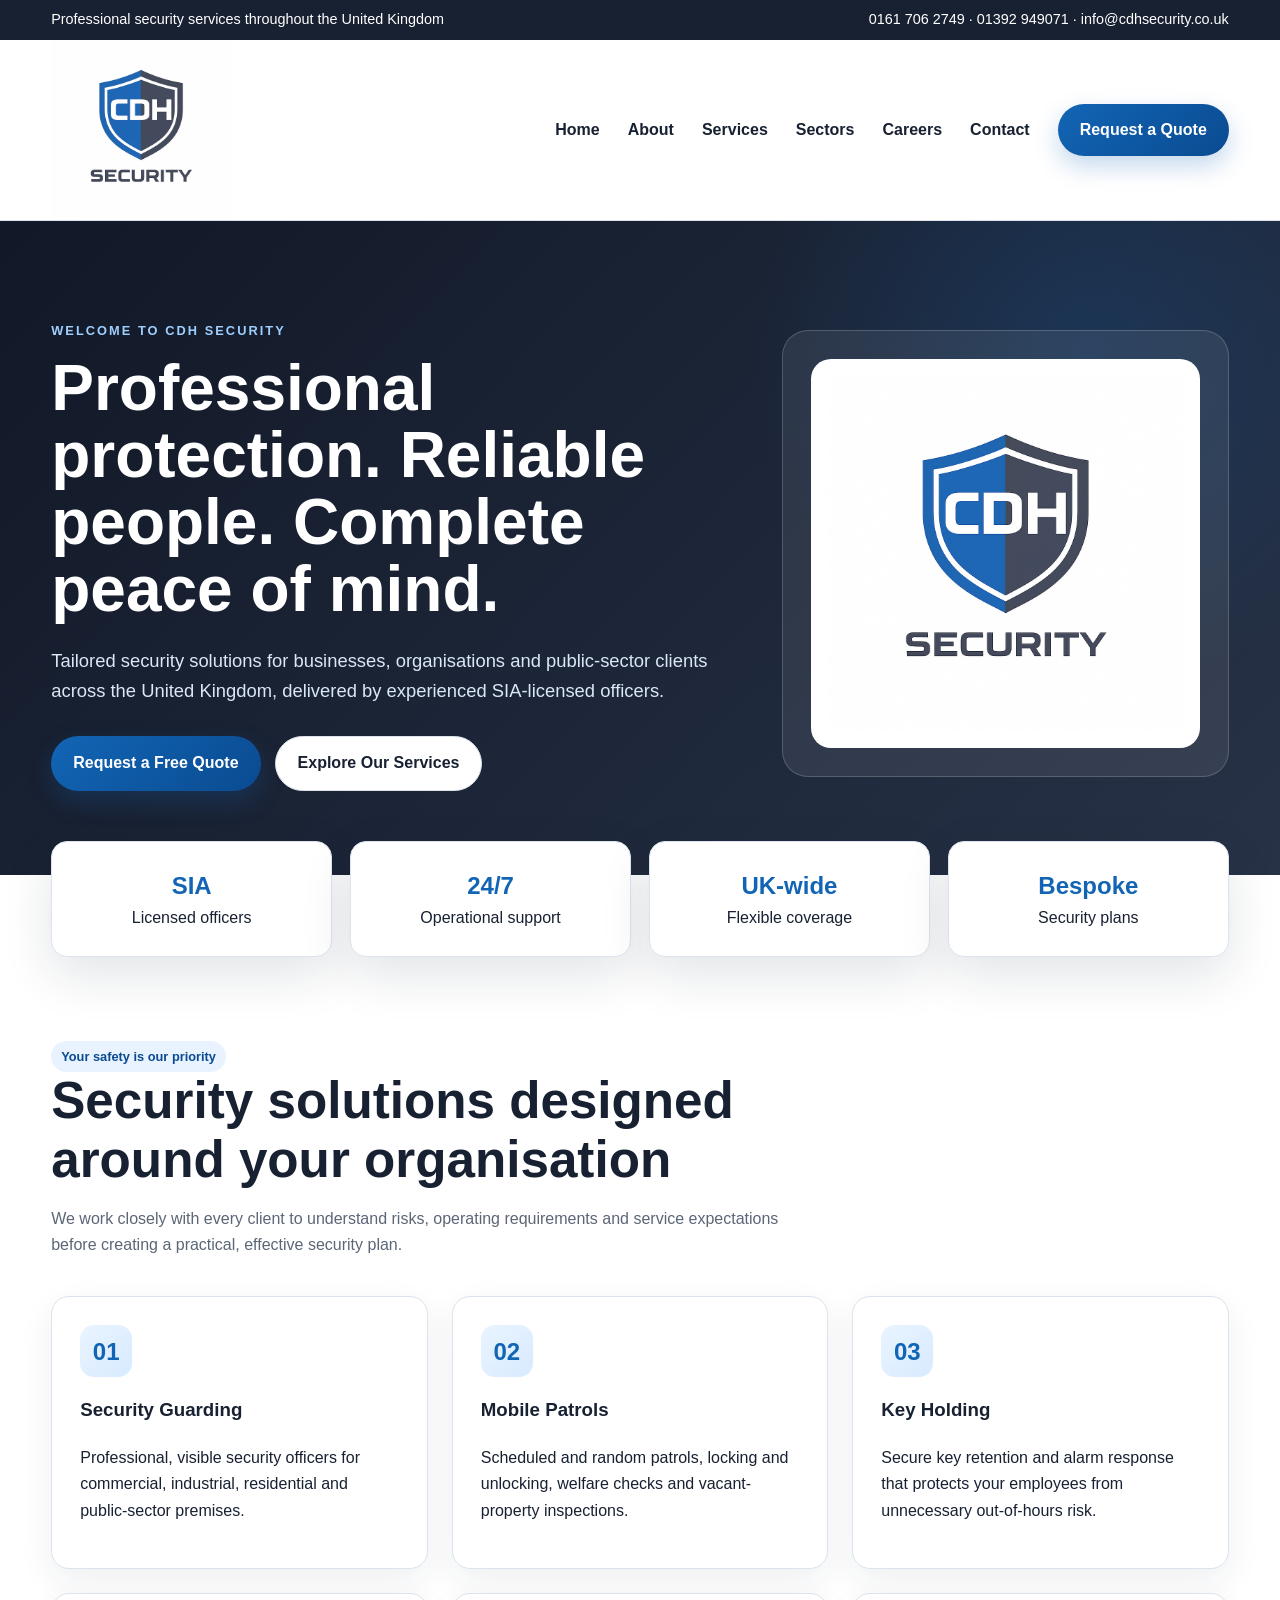
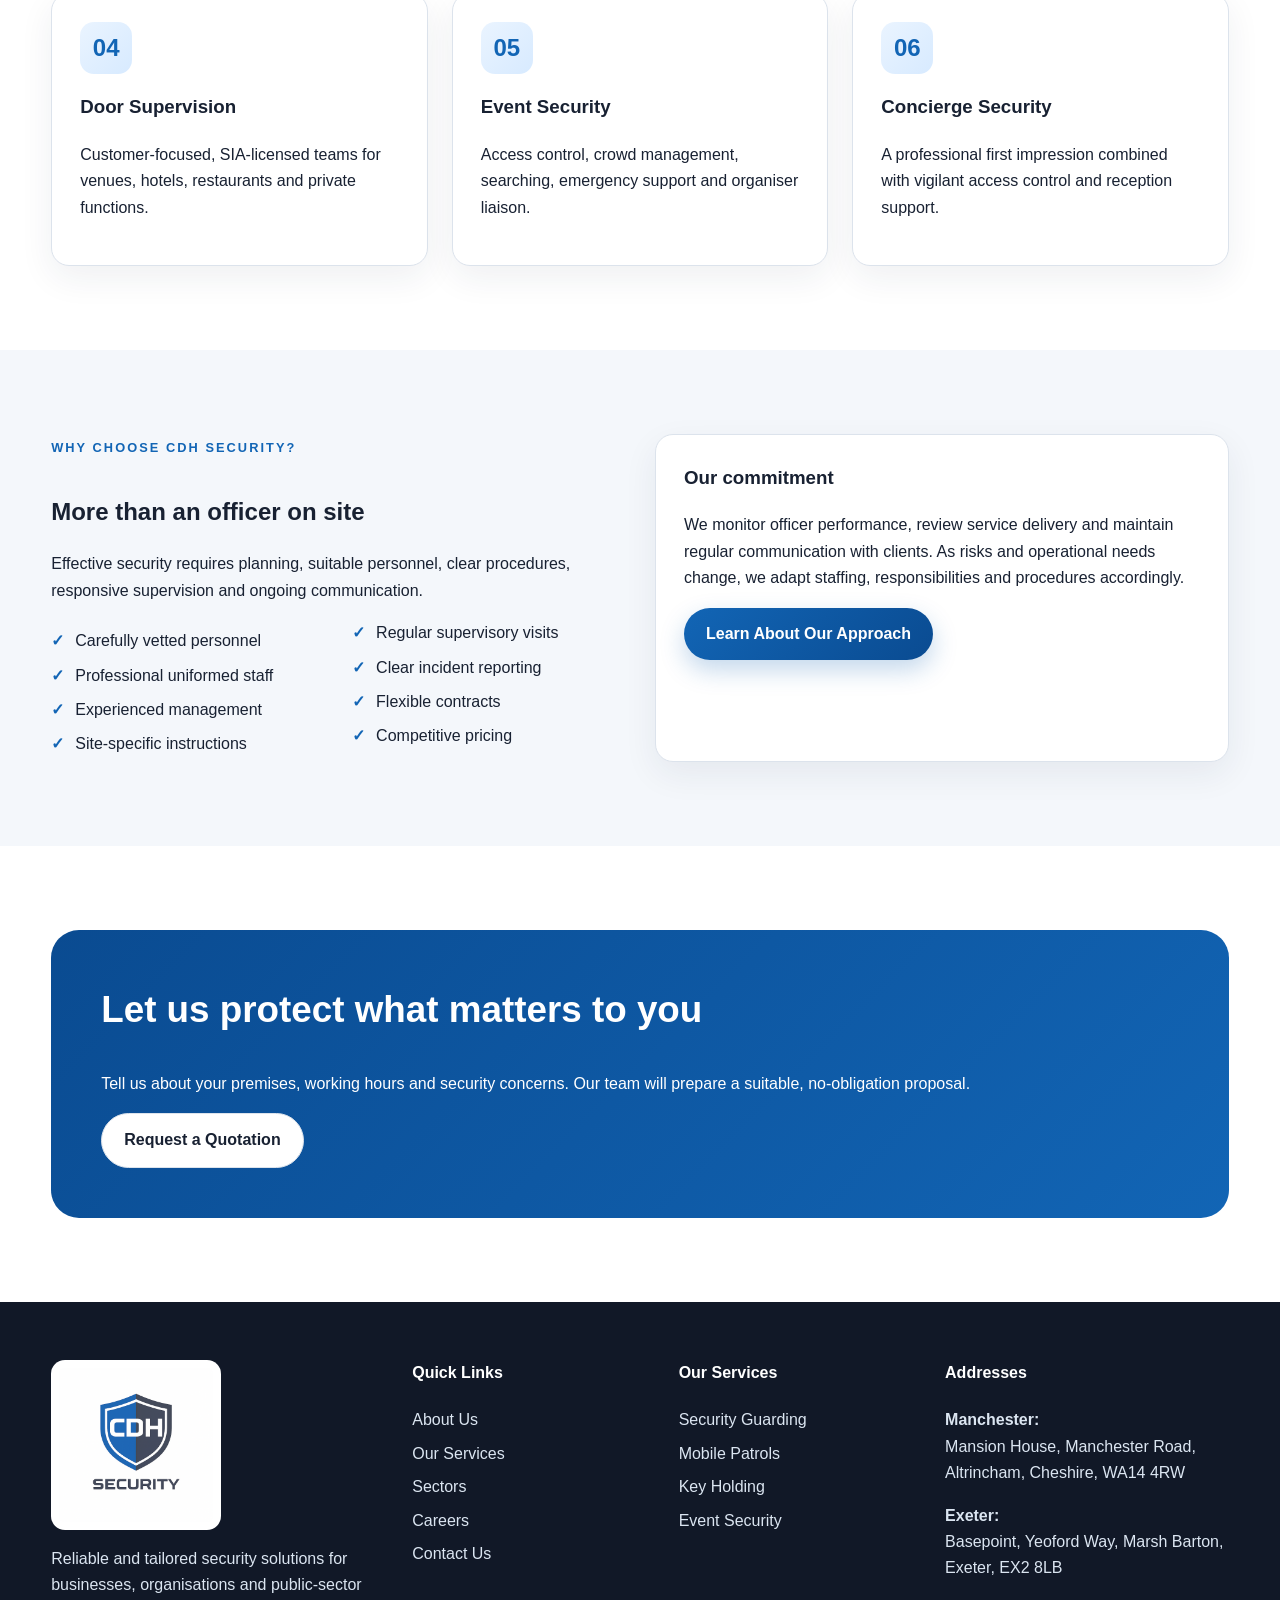
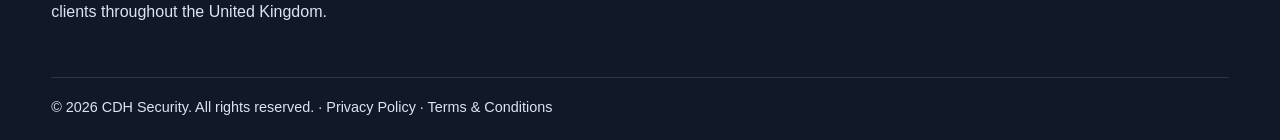
<file: index.html>
<!doctype html><html lang="en"><head><meta charset="utf-8"><meta name="viewport" content="width=device-width,initial-scale=1"><meta name="description" content="Professional security services across the United Kingdom."><title>Home | CDH Security</title><link rel="icon" href="assets/favicon.ico"><link rel="stylesheet" href="assets/styles.css"></head><body><div class="topbar"><div class="container"><span>Professional security services throughout the United Kingdom</span><span>0161 706 2749 · 01392 949071 · info@cdhsecurity.co.uk</span></div></div><header class="site-header"><div class="container nav"><a class="brand" href="/"><img src="assets/cdh-logo.png" alt="CDH Security"></a><button class="menu-btn" aria-label="Open navigation" aria-expanded="false">☰</button><nav class="nav-links"><a href="/">Home</a><a href="about">About</a><a href="services">Services</a><a href="sectors">Sectors</a><a href="careers">Careers</a><a href="contact">Contact</a><a class="nav-cta" href="quote">Request a Quote</a></nav></div></header><main><section class="hero"><div class="container hero-grid"><div><span class="eyebrow">Welcome to CDH Security</span><h1>Professional protection. Reliable people. Complete peace of mind.</h1><p>Tailored security solutions for businesses, organisations and public-sector clients across the United Kingdom, delivered by experienced SIA-licensed officers.</p><div class="hero-actions"><a class="btn" href="quote">Request a Free Quote</a><a class="btn secondary" href="services">Explore Our Services</a></div></div><div class="hero-card"><img src="assets/cdh-logo.png" alt="CDH Security shield logo"></div></div></section><div class="container trust-row"><div class="trust-item"><strong>SIA</strong>Licensed officers</div><div class="trust-item"><strong>24/7</strong>Operational support</div><div class="trust-item"><strong>UK-wide</strong>Flexible coverage</div><div class="trust-item"><strong>Bespoke</strong>Security plans</div></div><section class="section"><div class="container"><div class="section-head"><span class="badge">Your safety is our priority</span><h2>Security solutions designed around your organisation</h2><p>We work closely with every client to understand risks, operating requirements and service expectations before creating a practical, effective security plan.</p></div><div class="grid-3"><div class="card"><div class="icon">01</div><h3>Security Guarding</h3><p>Professional, visible security officers for commercial, industrial, residential and public-sector premises.</p></div><div class="card"><div class="icon">02</div><h3>Mobile Patrols</h3><p>Scheduled and random patrols, locking and unlocking, welfare checks and vacant-property inspections.</p></div><div class="card"><div class="icon">03</div><h3>Key Holding</h3><p>Secure key retention and alarm response that protects your employees from unnecessary out-of-hours risk.</p></div><div class="card"><div class="icon">04</div><h3>Door Supervision</h3><p>Customer-focused, SIA-licensed teams for venues, hotels, restaurants and private functions.</p></div><div class="card"><div class="icon">05</div><h3>Event Security</h3><p>Access control, crowd management, searching, emergency support and organiser liaison.</p></div><div class="card"><div class="icon">06</div><h3>Concierge Security</h3><p>A professional first impression combined with vigilant access control and reception support.</p></div></div></div></section><section class="section alt"><div class="container grid-2"><div><span class="eyebrow" style="color:#1265b5">Why choose CDH Security?</span><h2>More than an officer on site</h2><p>Effective security requires planning, suitable personnel, clear procedures, responsive supervision and ongoing communication.</p><ul class="check-list"><li>Carefully vetted personnel</li><li>Professional uniformed staff</li><li>Experienced management</li><li>Site-specific instructions</li><li>Regular supervisory visits</li><li>Clear incident reporting</li><li>Flexible contracts</li><li>Competitive pricing</li></ul></div><div class="card"><h3>Our commitment</h3><p>We monitor officer performance, review service delivery and maintain regular communication with clients. As risks and operational needs change, we adapt staffing, responsibilities and procedures accordingly.</p><a class="btn" href="about">Learn About Our Approach</a></div></div></section><section class="section"><div class="container cta"><h2>Let us protect what matters to you</h2><p>Tell us about your premises, working hours and security concerns. Our team will prepare a suitable, no-obligation proposal.</p><a class="btn secondary" href="quote">Request a Quotation</a></div></section></main><footer class="footer"><div class="container"><div class="footer-grid"><div><img class="footer-logo" src="assets/cdh-logo.png" alt="CDH Security"><p>Reliable and tailored security solutions for businesses, organisations and public-sector clients throughout the United Kingdom.</p></div><div><h4>Quick Links</h4><a href="about">About Us</a><a href="services">Our Services</a><a href="sectors">Sectors</a><a href="careers">Careers</a><a href="contact">Contact Us</a></div><div><h4>Our Services</h4><a href="services#guarding">Security Guarding</a><a href="services#patrols">Mobile Patrols</a><a href="services#keyholding">Key Holding</a><a href="services#events">Event Security</a></div><div><h4>Addresses</h4><p><strong>Manchester:</strong><br>Mansion House, Manchester Road, Altrincham, Cheshire, WA14 4RW</p><p><strong>Exeter:</strong><br>Basepoint, Yeoford Way, Marsh Barton, Exeter, EX2 8LB</p></div></div><div class="copyright">© <span data-year></span> CDH Security. All rights reserved. · <a href="privacy" style="display:inline">Privacy Policy</a> · <a href="terms" style="display:inline">Terms & Conditions</a></div></div></footer><script src="assets/script.js"></script></body></html>
</file>
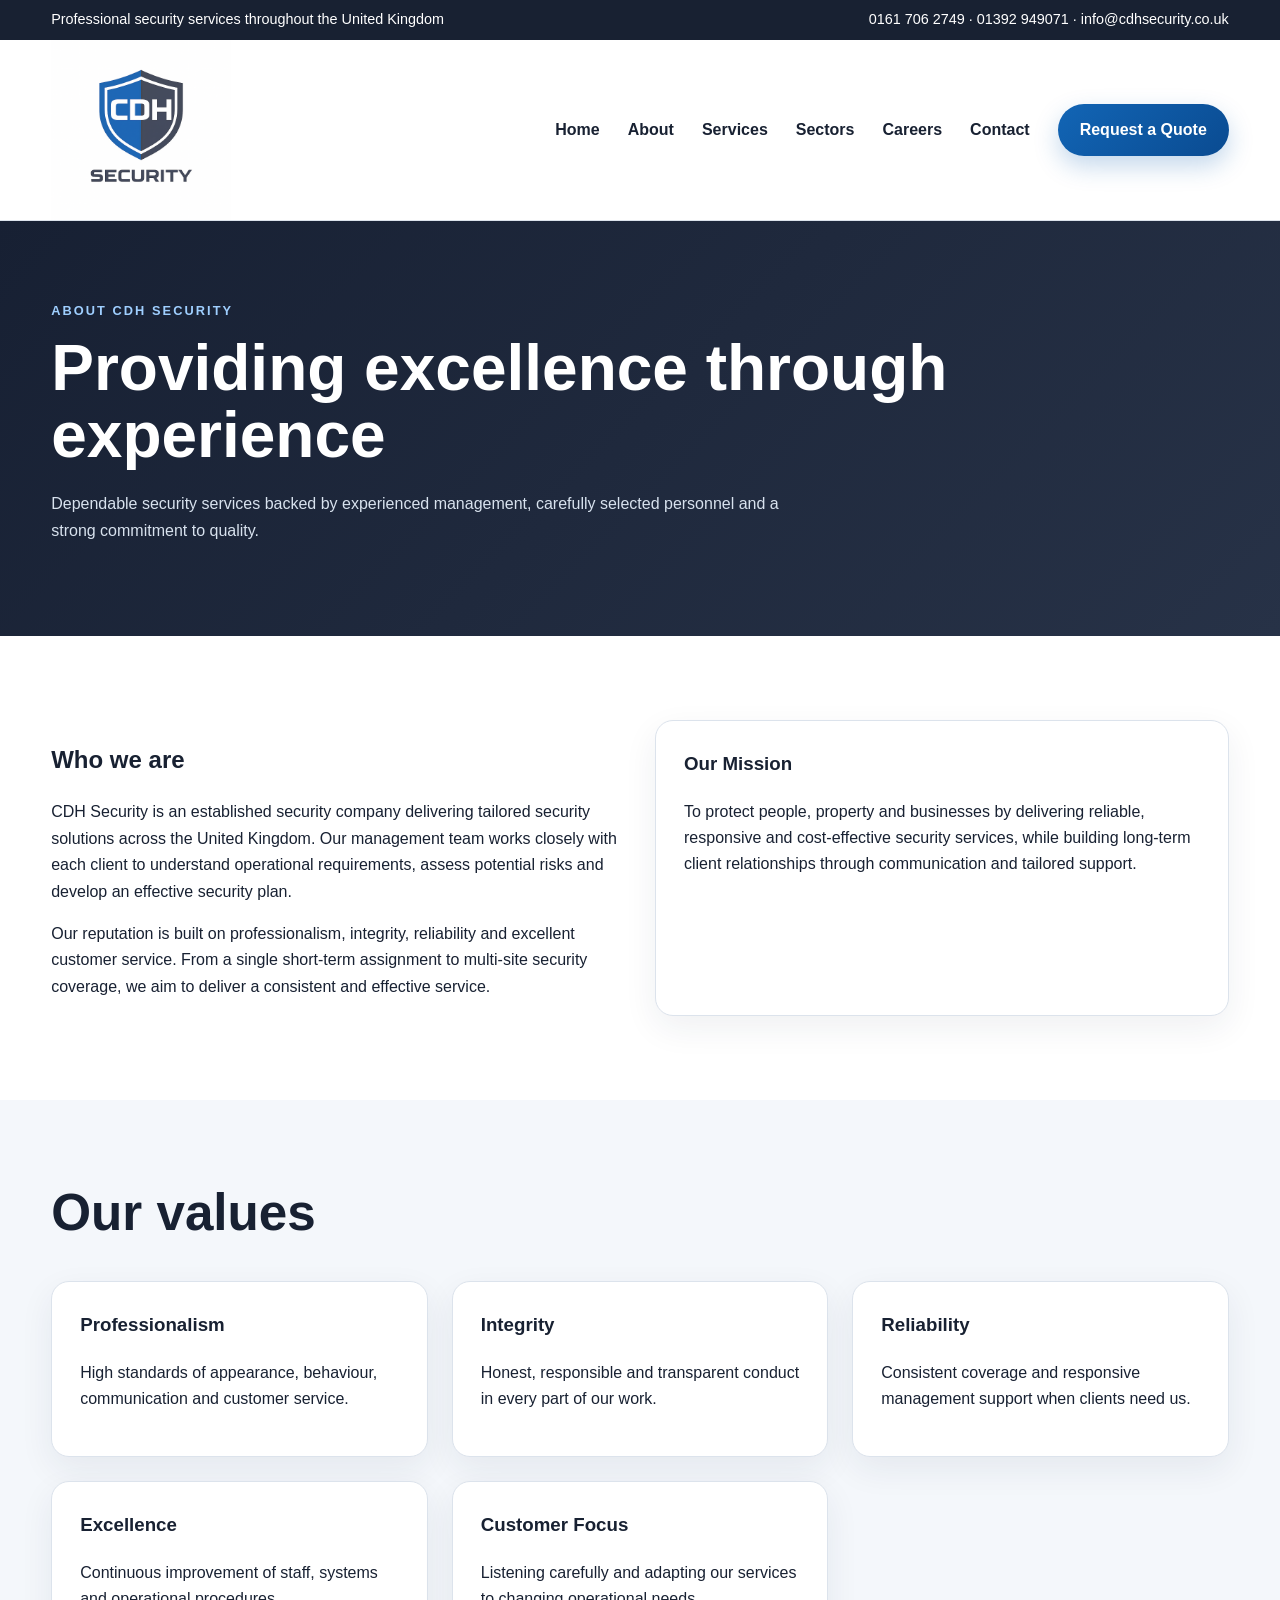
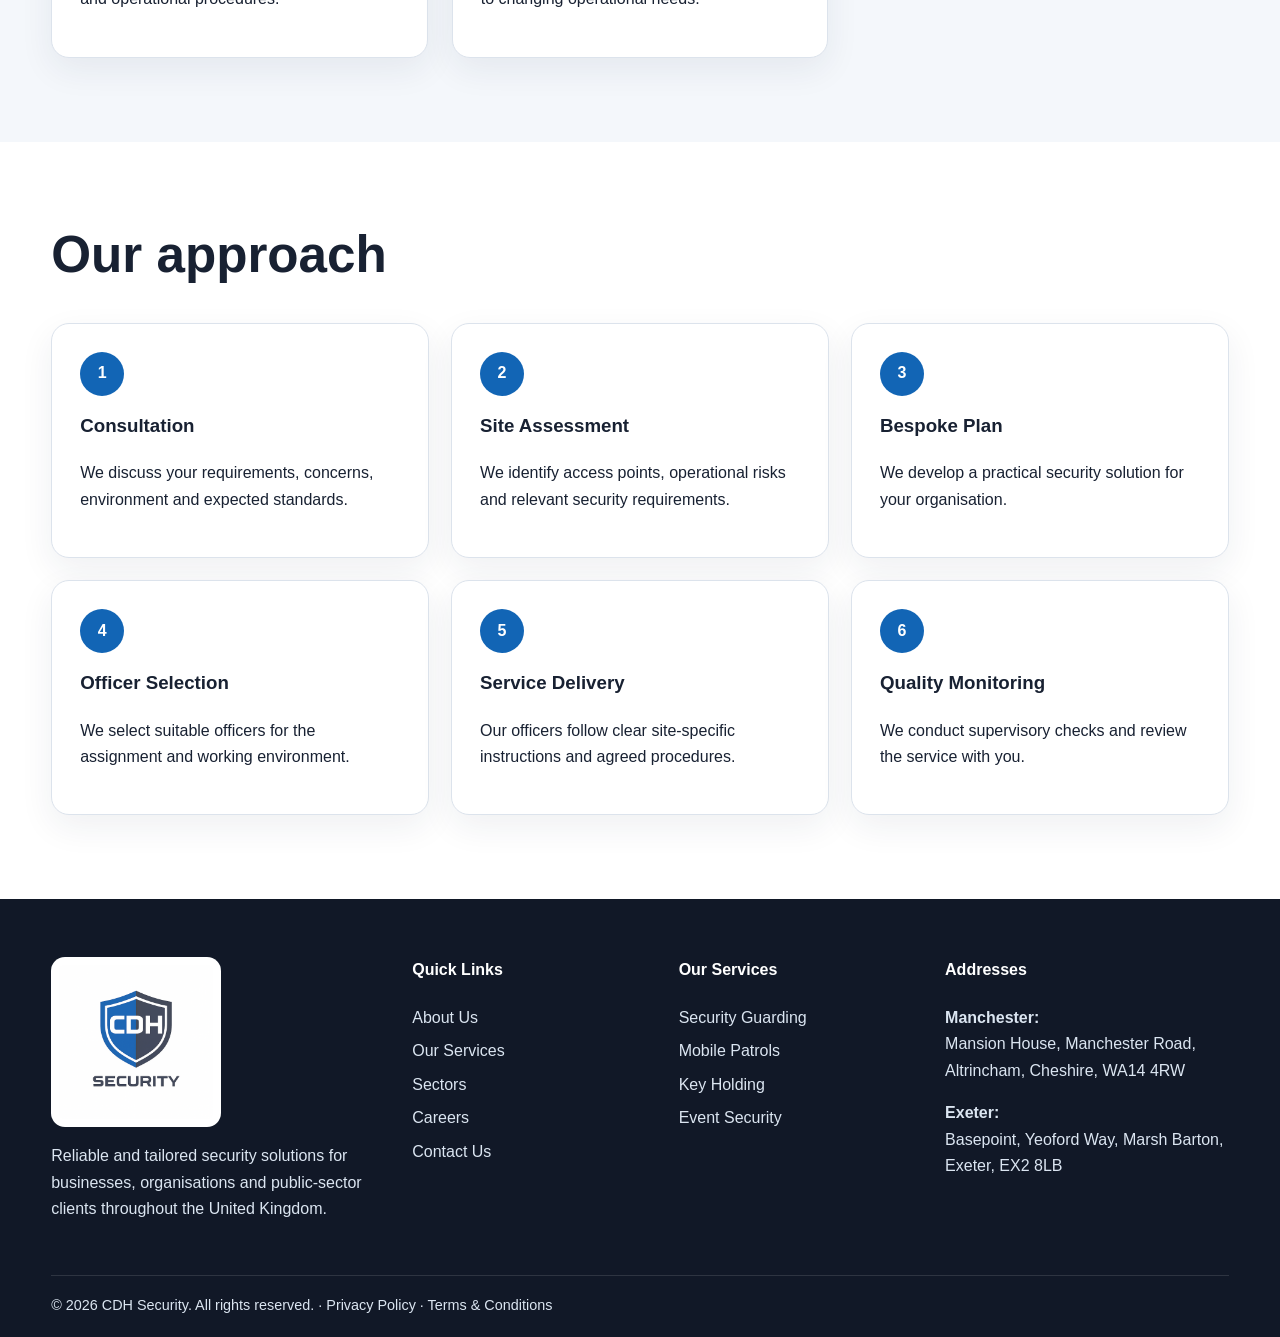
<file: about.html>
<!doctype html><html lang="en"><head><meta charset="utf-8"><meta name="viewport" content="width=device-width,initial-scale=1"><meta name="description" content="Professional security services across the United Kingdom."><title>About Us | CDH Security</title><link rel="icon" href="assets/favicon.ico"><link rel="stylesheet" href="assets/styles.css"></head><body><div class="topbar"><div class="container"><span>Professional security services throughout the United Kingdom</span><span>0161 706 2749 · 01392 949071 · info@cdhsecurity.co.uk</span></div></div><header class="site-header"><div class="container nav"><a class="brand" href="/"><img src="assets/cdh-logo.png" alt="CDH Security"></a><button class="menu-btn" aria-label="Open navigation" aria-expanded="false">☰</button><nav class="nav-links"><a href="/">Home</a><a href="about">About</a><a href="services">Services</a><a href="sectors">Sectors</a><a href="careers">Careers</a><a href="contact">Contact</a><a class="nav-cta" href="quote">Request a Quote</a></nav></div></header><main><section class="page-hero"><div class="container"><span class="eyebrow">About CDH Security</span><h1>Providing excellence through experience</h1><p>Dependable security services backed by experienced management, carefully selected personnel and a strong commitment to quality.</p></div></section><section class="section"><div class="container grid-2"><div><h2>Who we are</h2><p>CDH Security is an established security company delivering tailored security solutions across the United Kingdom. Our management team works closely with each client to understand operational requirements, assess potential risks and develop an effective security plan.</p><p>Our reputation is built on professionalism, integrity, reliability and excellent customer service. From a single short-term assignment to multi-site security coverage, we aim to deliver a consistent and effective service.</p></div><div class="card"><h3>Our Mission</h3><p>To protect people, property and businesses by delivering reliable, responsive and cost-effective security services, while building long-term client relationships through communication and tailored support.</p></div></div></section><section class="section alt"><div class="container"><div class="section-head"><h2>Our values</h2></div><div class="grid-3"><div class="card"><h3>Professionalism</h3><p>High standards of appearance, behaviour, communication and customer service.</p></div><div class="card"><h3>Integrity</h3><p>Honest, responsible and transparent conduct in every part of our work.</p></div><div class="card"><h3>Reliability</h3><p>Consistent coverage and responsive management support when clients need us.</p></div><div class="card"><h3>Excellence</h3><p>Continuous improvement of staff, systems and operational procedures.</p></div><div class="card"><h3>Customer Focus</h3><p>Listening carefully and adapting our services to changing operational needs.</p></div></div></div></section><section class="section"><div class="container"><div class="section-head"><h2>Our approach</h2></div><div class="steps"><div class="card step"><h3>Consultation</h3><p>We discuss your requirements, concerns, environment and expected standards.</p></div><div class="card step"><h3>Site Assessment</h3><p>We identify access points, operational risks and relevant security requirements.</p></div><div class="card step"><h3>Bespoke Plan</h3><p>We develop a practical security solution for your organisation.</p></div><div class="card step"><h3>Officer Selection</h3><p>We select suitable officers for the assignment and working environment.</p></div><div class="card step"><h3>Service Delivery</h3><p>Our officers follow clear site-specific instructions and agreed procedures.</p></div><div class="card step"><h3>Quality Monitoring</h3><p>We conduct supervisory checks and review the service with you.</p></div></div></div></section></main><footer class="footer"><div class="container"><div class="footer-grid"><div><img class="footer-logo" src="assets/cdh-logo.png" alt="CDH Security"><p>Reliable and tailored security solutions for businesses, organisations and public-sector clients throughout the United Kingdom.</p></div><div><h4>Quick Links</h4><a href="about">About Us</a><a href="services">Our Services</a><a href="sectors">Sectors</a><a href="careers">Careers</a><a href="contact">Contact Us</a></div><div><h4>Our Services</h4><a href="services#guarding">Security Guarding</a><a href="services#patrols">Mobile Patrols</a><a href="services#keyholding">Key Holding</a><a href="services#events">Event Security</a></div><div><h4>Addresses</h4><p><strong>Manchester:</strong><br>Mansion House, Manchester Road, Altrincham, Cheshire, WA14 4RW</p><p><strong>Exeter:</strong><br>Basepoint, Yeoford Way, Marsh Barton, Exeter, EX2 8LB</p></div></div><div class="copyright">© <span data-year></span> CDH Security. All rights reserved. · <a href="privacy" style="display:inline">Privacy Policy</a> · <a href="terms" style="display:inline">Terms & Conditions</a></div></div></footer><script src="assets/script.js"></script></body></html>
</file>
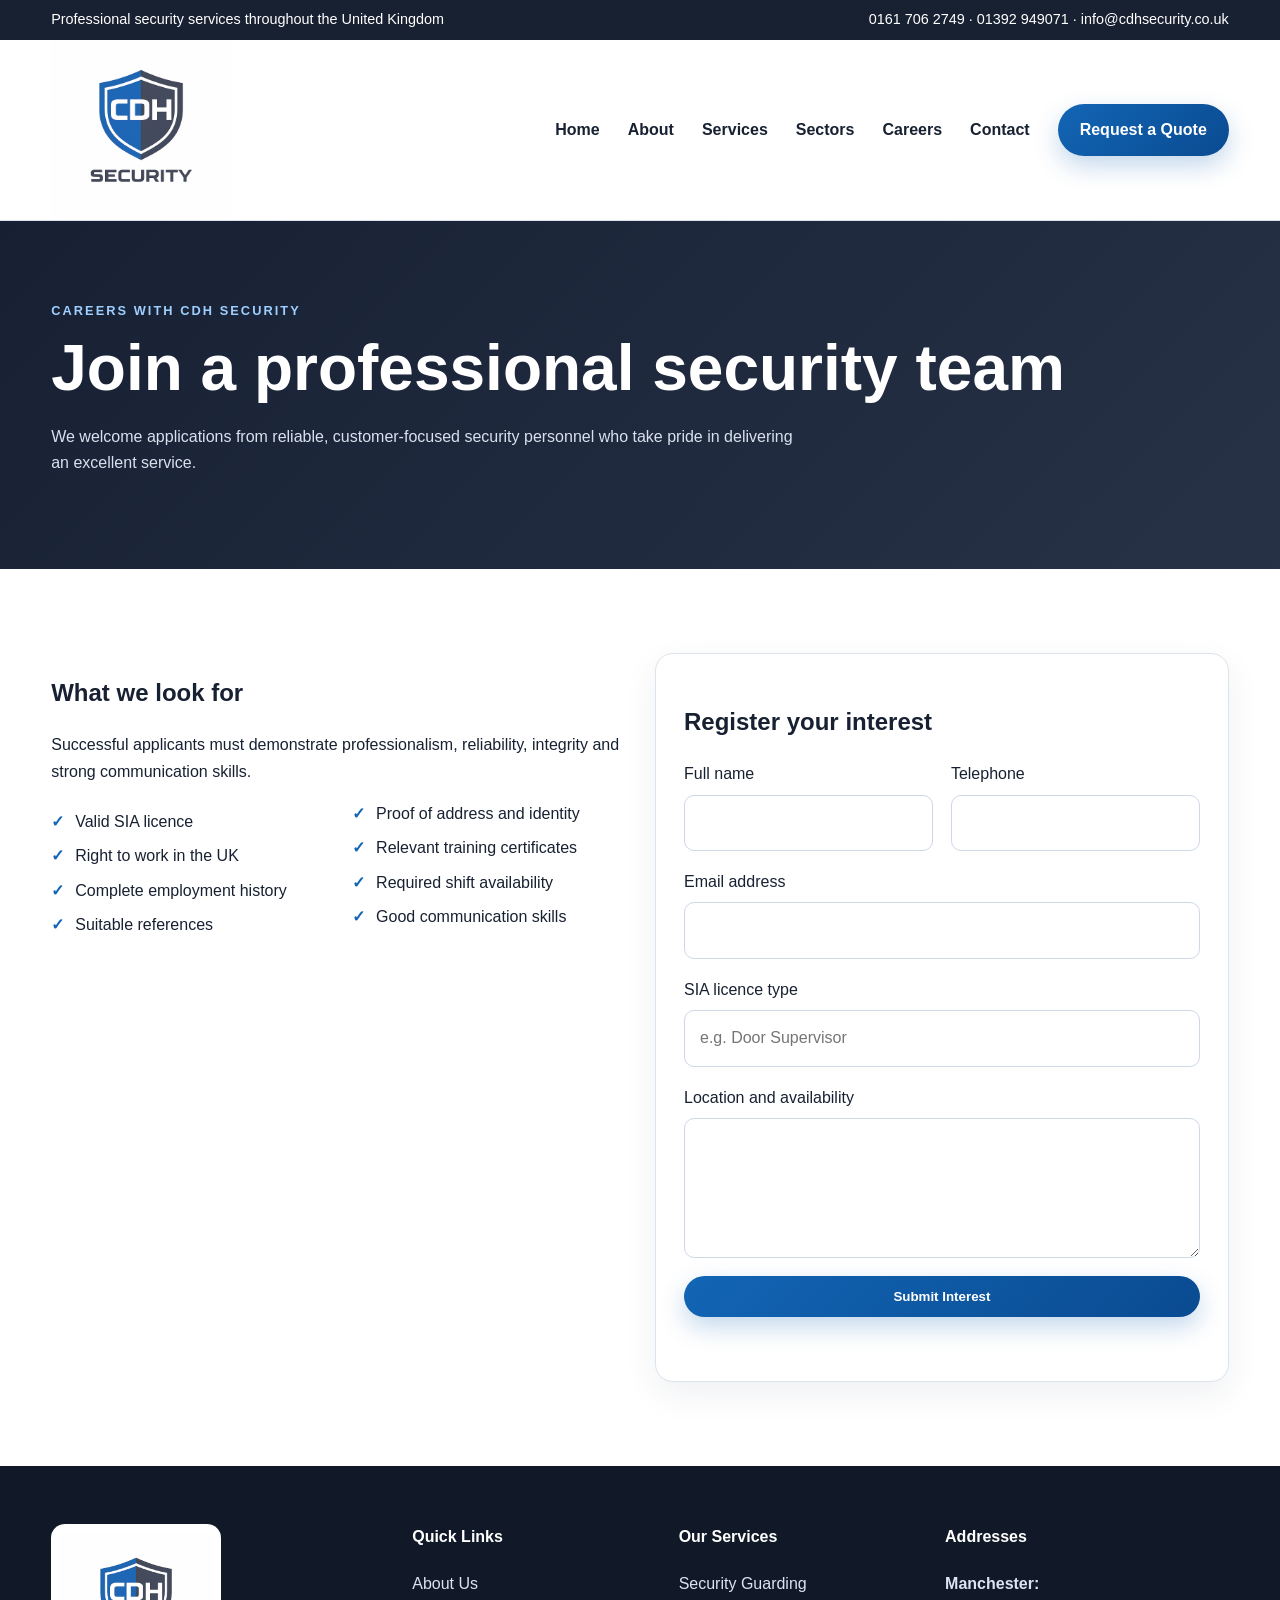
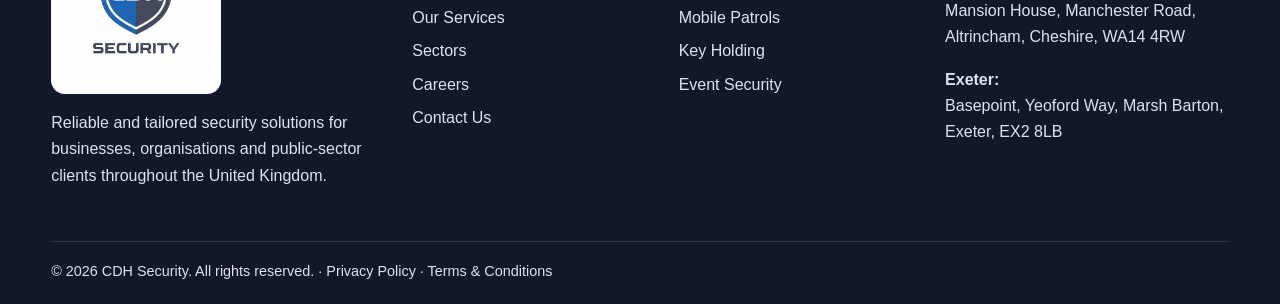
<file: careers.html>
<!doctype html><html lang="en"><head><meta charset="utf-8"><meta name="viewport" content="width=device-width,initial-scale=1"><meta name="description" content="Professional security services across the United Kingdom."><title>Careers | CDH Security</title><link rel="icon" href="assets/favicon.ico"><link rel="stylesheet" href="assets/styles.css"></head><body><div class="topbar"><div class="container"><span>Professional security services throughout the United Kingdom</span><span>0161 706 2749 · 01392 949071 · info@cdhsecurity.co.uk</span></div></div><header class="site-header"><div class="container nav"><a class="brand" href="/"><img src="assets/cdh-logo.png" alt="CDH Security"></a><button class="menu-btn" aria-label="Open navigation" aria-expanded="false">☰</button><nav class="nav-links"><a href="/">Home</a><a href="about">About</a><a href="services">Services</a><a href="sectors">Sectors</a><a href="careers">Careers</a><a href="contact">Contact</a><a class="nav-cta" href="quote">Request a Quote</a></nav></div></header><main><section class="page-hero"><div class="container"><span class="eyebrow">Careers with CDH Security</span><h1>Join a professional security team</h1><p>We welcome applications from reliable, customer-focused security personnel who take pride in delivering an excellent service.</p></div></section><section class="section"><div class="container grid-2"><div><h2>What we look for</h2><p>Successful applicants must demonstrate professionalism, reliability, integrity and strong communication skills.</p><ul class="check-list"><li>Valid SIA licence</li><li>Right to work in the UK</li><li>Complete employment history</li><li>Suitable references</li><li>Proof of address and identity</li><li>Relevant training certificates</li><li>Required shift availability</li><li>Good communication skills</li></ul></div><form class="card" data-demo><h2>Register your interest</h2><div class="form-grid"><label class="field"><span>Full name</span><input required></label><label class="field"><span>Telephone</span><input required></label><label class="field full"><span>Email address</span><input type="email" required></label><label class="field full"><span>SIA licence type</span><input placeholder="e.g. Door Supervisor"></label><label class="field full"><span>Location and availability</span><textarea></textarea></label><div class="field full"><button class="btn">Submit Interest</button><p class="form-message notice"></p></div></div></form></div></section></main><footer class="footer"><div class="container"><div class="footer-grid"><div><img class="footer-logo" src="assets/cdh-logo.png" alt="CDH Security"><p>Reliable and tailored security solutions for businesses, organisations and public-sector clients throughout the United Kingdom.</p></div><div><h4>Quick Links</h4><a href="about">About Us</a><a href="services">Our Services</a><a href="sectors">Sectors</a><a href="careers">Careers</a><a href="contact">Contact Us</a></div><div><h4>Our Services</h4><a href="services#guarding">Security Guarding</a><a href="services#patrols">Mobile Patrols</a><a href="services#keyholding">Key Holding</a><a href="services#events">Event Security</a></div><div><h4>Addresses</h4><p><strong>Manchester:</strong><br>Mansion House, Manchester Road, Altrincham, Cheshire, WA14 4RW</p><p><strong>Exeter:</strong><br>Basepoint, Yeoford Way, Marsh Barton, Exeter, EX2 8LB</p></div></div><div class="copyright">© <span data-year></span> CDH Security. All rights reserved. · <a href="privacy" style="display:inline">Privacy Policy</a> · <a href="terms" style="display:inline">Terms & Conditions</a></div></div></footer><script src="assets/script.js"></script></body></html>
</file>
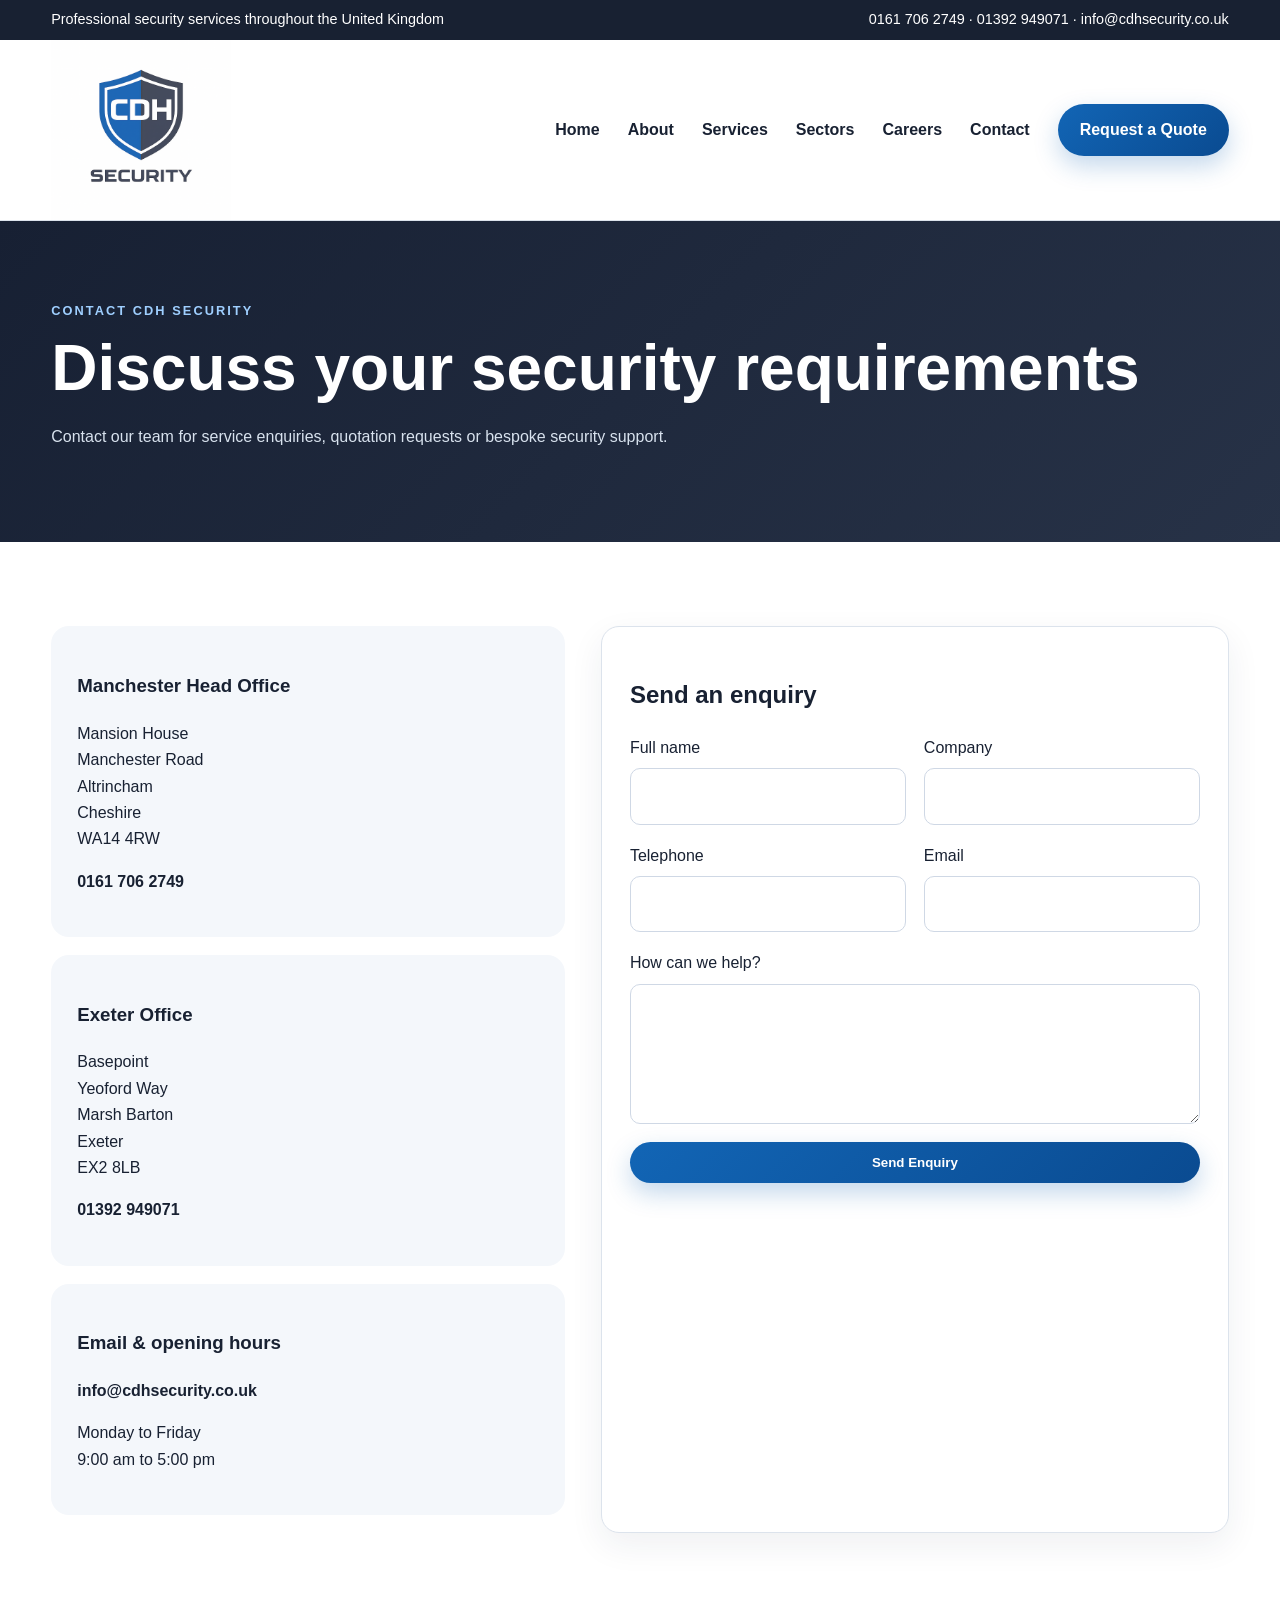
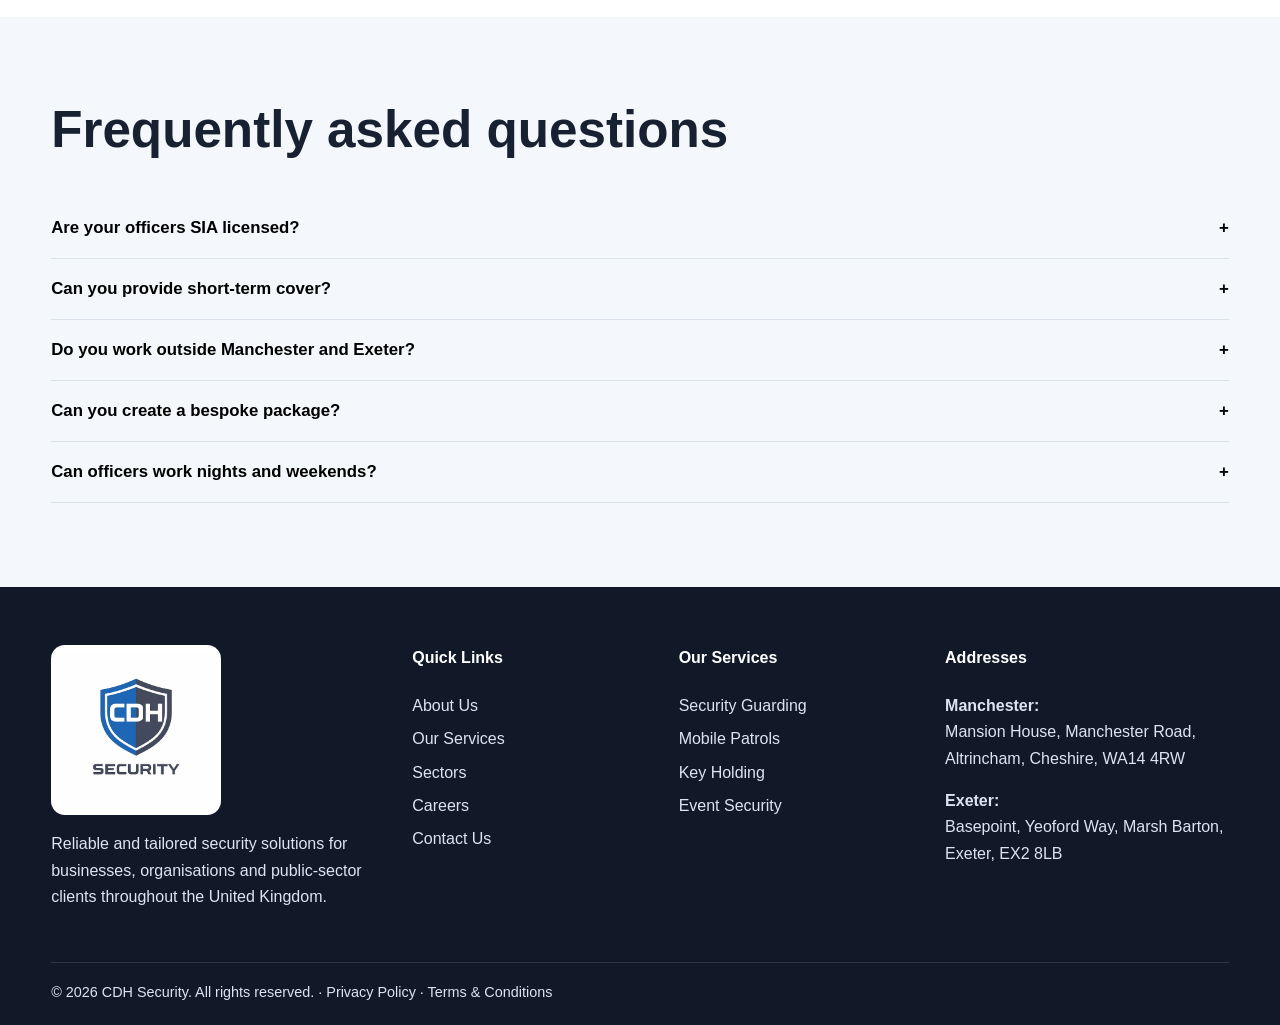
<file: contact.html>
<!doctype html><html lang="en"><head><meta charset="utf-8"><meta name="viewport" content="width=device-width,initial-scale=1"><meta name="description" content="Professional security services across the United Kingdom."><title>Contact Us | CDH Security</title><link rel="icon" href="assets/favicon.ico"><link rel="stylesheet" href="assets/styles.css"></head><body><div class="topbar"><div class="container"><span>Professional security services throughout the United Kingdom</span><span>0161 706 2749 · 01392 949071 · info@cdhsecurity.co.uk</span></div></div><header class="site-header"><div class="container nav"><a class="brand" href="/"><img src="assets/cdh-logo.png" alt="CDH Security"></a><button class="menu-btn" aria-label="Open navigation" aria-expanded="false">☰</button><nav class="nav-links"><a href="/">Home</a><a href="about">About</a><a href="services">Services</a><a href="sectors">Sectors</a><a href="careers">Careers</a><a href="contact">Contact</a><a class="nav-cta" href="quote">Request a Quote</a></nav></div></header><main><section class="page-hero"><div class="container"><span class="eyebrow">Contact CDH Security</span><h1>Discuss your security requirements</h1><p>Contact our team for service enquiries, quotation requests or bespoke security support.</p></div></section><section class="section"><div class="container contact-grid"><div><div class="contact-card"><h3>Manchester Head Office</h3><p>Mansion House<br>Manchester Road<br>Altrincham<br>Cheshire<br>WA14 4RW</p><p><strong>0161 706 2749</strong></p></div><div class="contact-card"><h3>Exeter Office</h3><p>Basepoint<br>Yeoford Way<br>Marsh Barton<br>Exeter<br>EX2 8LB</p><p><strong>01392 949071</strong></p></div><div class="contact-card"><h3>Email & opening hours</h3><p><strong>info@cdhsecurity.co.uk</strong></p><p>Monday to Friday<br>9:00 am to 5:00 pm</p></div></div><form class="card" data-demo><h2>Send an enquiry</h2><div class="form-grid"><label class="field"><span>Full name</span><input required></label><label class="field"><span>Company</span><input></label><label class="field"><span>Telephone</span><input required></label><label class="field"><span>Email</span><input type="email" required></label><label class="field full"><span>How can we help?</span><textarea required></textarea></label><div class="field full"><button class="btn">Send Enquiry</button><p class="form-message notice"></p></div></div></form></div></section><section class="section alt"><div class="container"><div class="section-head"><h2>Frequently asked questions</h2></div><div class="faq-item"><button class="faq-question">Are your officers SIA licensed?<span>+</span></button><div class="faq-answer"><p>Yes. Officers working in licensable security roles must hold the appropriate valid SIA licence.</p></div></div><div class="faq-item"><button class="faq-question">Can you provide short-term cover?<span>+</span></button><div class="faq-answer"><p>Yes. We can support temporary, emergency, short-term and long-term requirements, subject to availability.</p></div></div><div class="faq-item"><button class="faq-question">Do you work outside Manchester and Exeter?<span>+</span></button><div class="faq-answer"><p>Yes. We support clients in different locations throughout the United Kingdom, depending on the assignment.</p></div></div><div class="faq-item"><button class="faq-question">Can you create a bespoke package?<span>+</span></button><div class="faq-answer"><p>Yes. We assess your premises, risks, hours and budget before proposing a tailored solution.</p></div></div><div class="faq-item"><button class="faq-question">Can officers work nights and weekends?<span>+</span></button><div class="faq-answer"><p>Yes. Services can be arranged outside normal office hours, including nights, weekends and public holidays.</p></div></div></div></section></main><footer class="footer"><div class="container"><div class="footer-grid"><div><img class="footer-logo" src="assets/cdh-logo.png" alt="CDH Security"><p>Reliable and tailored security solutions for businesses, organisations and public-sector clients throughout the United Kingdom.</p></div><div><h4>Quick Links</h4><a href="about">About Us</a><a href="services">Our Services</a><a href="sectors">Sectors</a><a href="careers">Careers</a><a href="contact">Contact Us</a></div><div><h4>Our Services</h4><a href="services#guarding">Security Guarding</a><a href="services#patrols">Mobile Patrols</a><a href="services#keyholding">Key Holding</a><a href="services#events">Event Security</a></div><div><h4>Addresses</h4><p><strong>Manchester:</strong><br>Mansion House, Manchester Road, Altrincham, Cheshire, WA14 4RW</p><p><strong>Exeter:</strong><br>Basepoint, Yeoford Way, Marsh Barton, Exeter, EX2 8LB</p></div></div><div class="copyright">© <span data-year></span> CDH Security. All rights reserved. · <a href="privacy" style="display:inline">Privacy Policy</a> · <a href="terms" style="display:inline">Terms & Conditions</a></div></div></footer><script src="assets/script.js"></script></body></html>
</file>
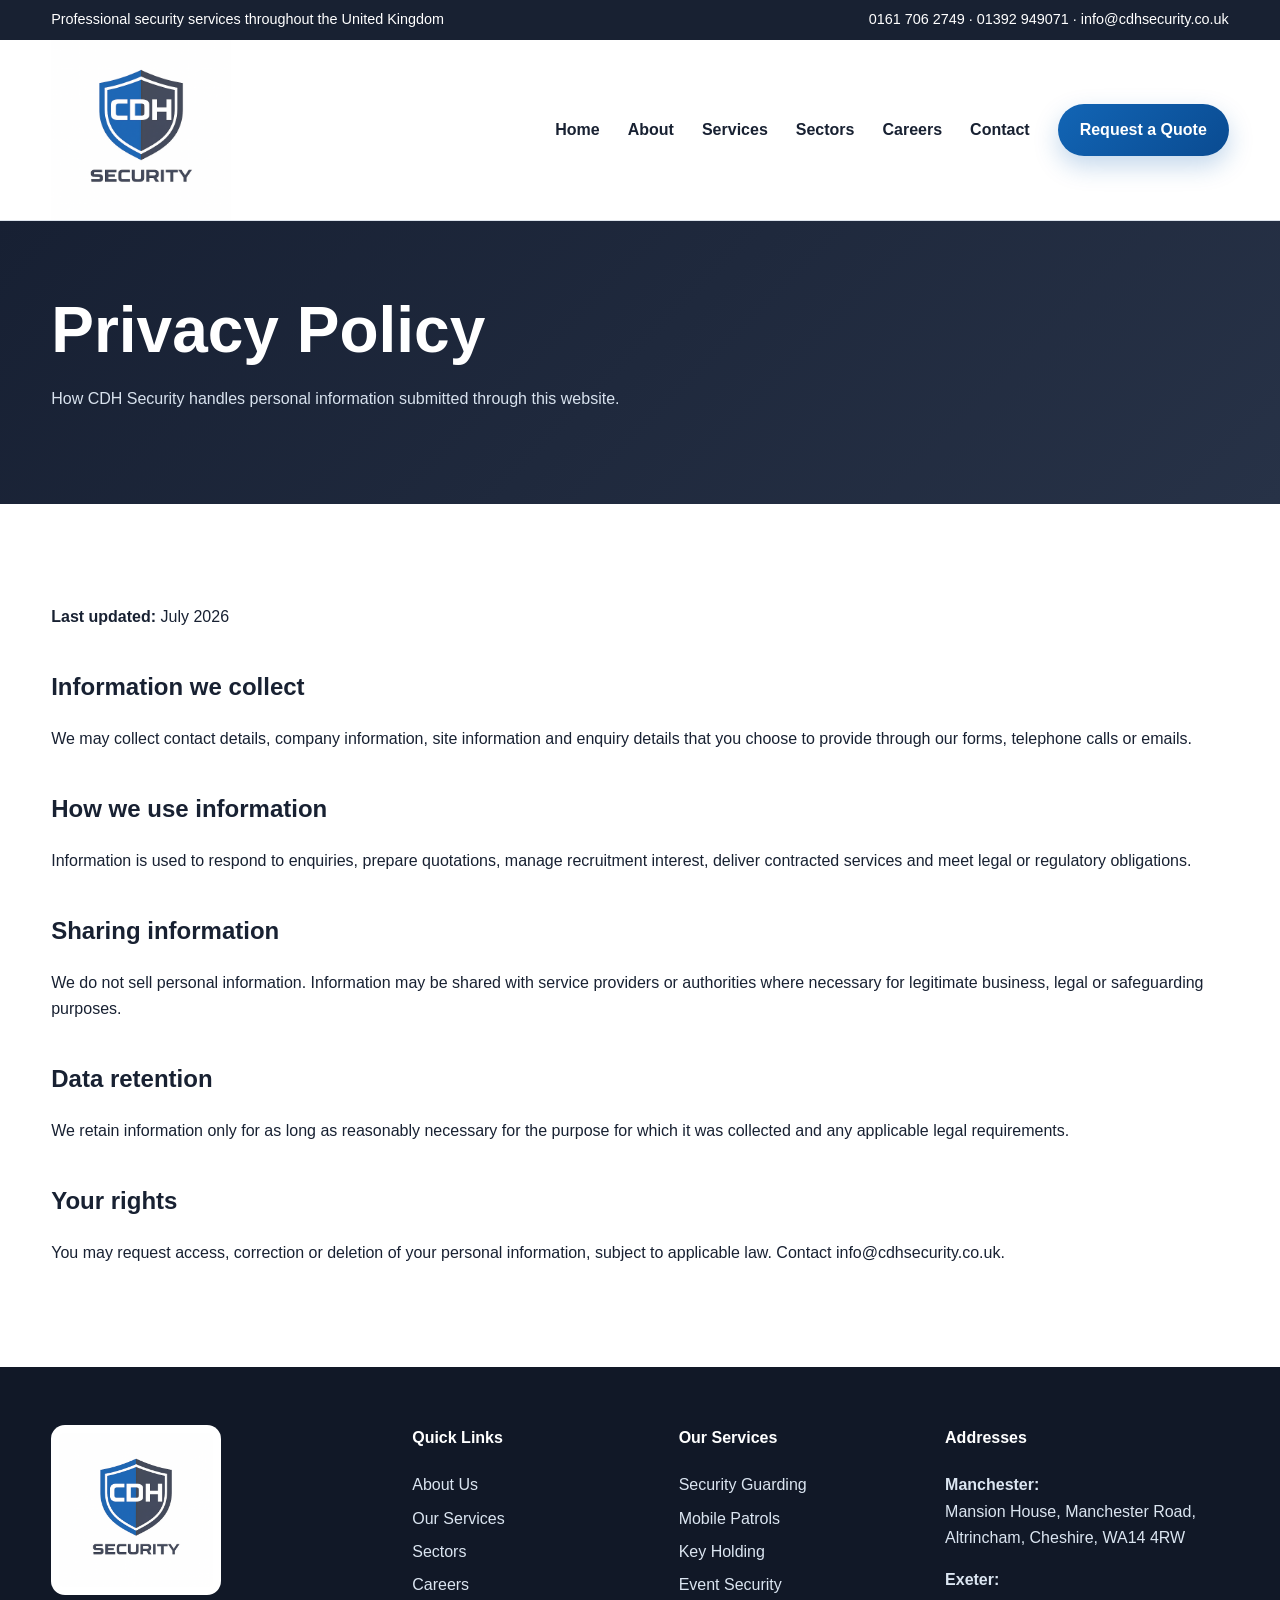
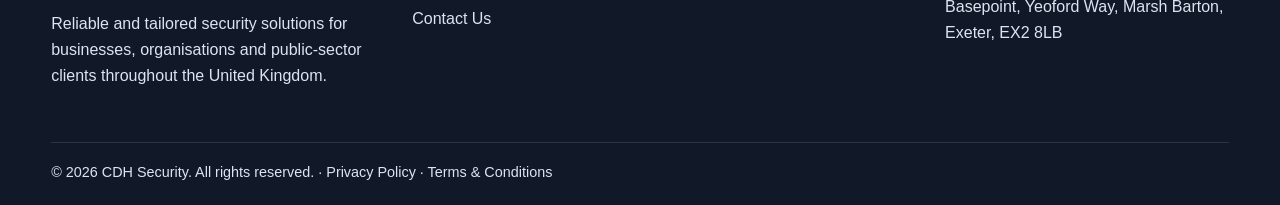
<file: privacy.html>
<!doctype html><html lang="en"><head><meta charset="utf-8"><meta name="viewport" content="width=device-width,initial-scale=1"><meta name="description" content="Professional security services across the United Kingdom."><title>Privacy Policy | CDH Security</title><link rel="icon" href="assets/favicon.ico"><link rel="stylesheet" href="assets/styles.css"></head><body><div class="topbar"><div class="container"><span>Professional security services throughout the United Kingdom</span><span>0161 706 2749 · 01392 949071 · info@cdhsecurity.co.uk</span></div></div><header class="site-header"><div class="container nav"><a class="brand" href=""><img src="assets/cdh-logo.png" alt="CDH Security"></a><button class="menu-btn" aria-label="Open navigation" aria-expanded="false">☰</button><nav class="nav-links"><a href="">Home</a><a href="about">About</a><a href="services">Services</a><a href="sectors">Sectors</a><a href="careers">Careers</a><a href="contact">Contact</a><a class="nav-cta" href="quote">Request a Quote</a></nav></div></header><main><section class="page-hero"><div class="container"><h1>Privacy Policy</h1><p>How CDH Security handles personal information submitted through this website.</p></div></section><section class="section policy"><div class="container"><p><strong>Last updated:</strong> July 2026</p><h2>Information we collect</h2><p>We may collect contact details, company information, site information and enquiry details that you choose to provide through our forms, telephone calls or emails.</p><h2>How we use information</h2><p>Information is used to respond to enquiries, prepare quotations, manage recruitment interest, deliver contracted services and meet legal or regulatory obligations.</p><h2>Sharing information</h2><p>We do not sell personal information. Information may be shared with service providers or authorities where necessary for legitimate business, legal or safeguarding purposes.</p><h2>Data retention</h2><p>We retain information only for as long as reasonably necessary for the purpose for which it was collected and any applicable legal requirements.</p><h2>Your rights</h2><p>You may request access, correction or deletion of your personal information, subject to applicable law. Contact info@cdhsecurity.co.uk.</p></div></section></main><footer class="footer"><div class="container"><div class="footer-grid"><div><img class="footer-logo" src="assets/cdh-logo.png" alt="CDH Security"><p>Reliable and tailored security solutions for businesses, organisations and public-sector clients throughout the United Kingdom.</p></div><div><h4>Quick Links</h4><a href="about">About Us</a><a href="services">Our Services</a><a href="sectors">Sectors</a><a href="careers">Careers</a><a href="contact">Contact Us</a></div><div><h4>Our Services</h4><a href="services#guarding">Security Guarding</a><a href="services#patrols">Mobile Patrols</a><a href="services#keyholding">Key Holding</a><a href="services#events">Event Security</a></div><div><h4>Addresses</h4><p><strong>Manchester:</strong><br>Mansion House, Manchester Road, Altrincham, Cheshire, WA14 4RW</p><p><strong>Exeter:</strong><br>Basepoint, Yeoford Way, Marsh Barton, Exeter, EX2 8LB</p></div></div><div class="copyright">© <span data-year></span> CDH Security. All rights reserved. · <a href="privacy" style="display:inline">Privacy Policy</a> · <a href="terms" style="display:inline">Terms & Conditions</a></div></div></footer><script src="assets/script.js"></script></body></html>
</file>
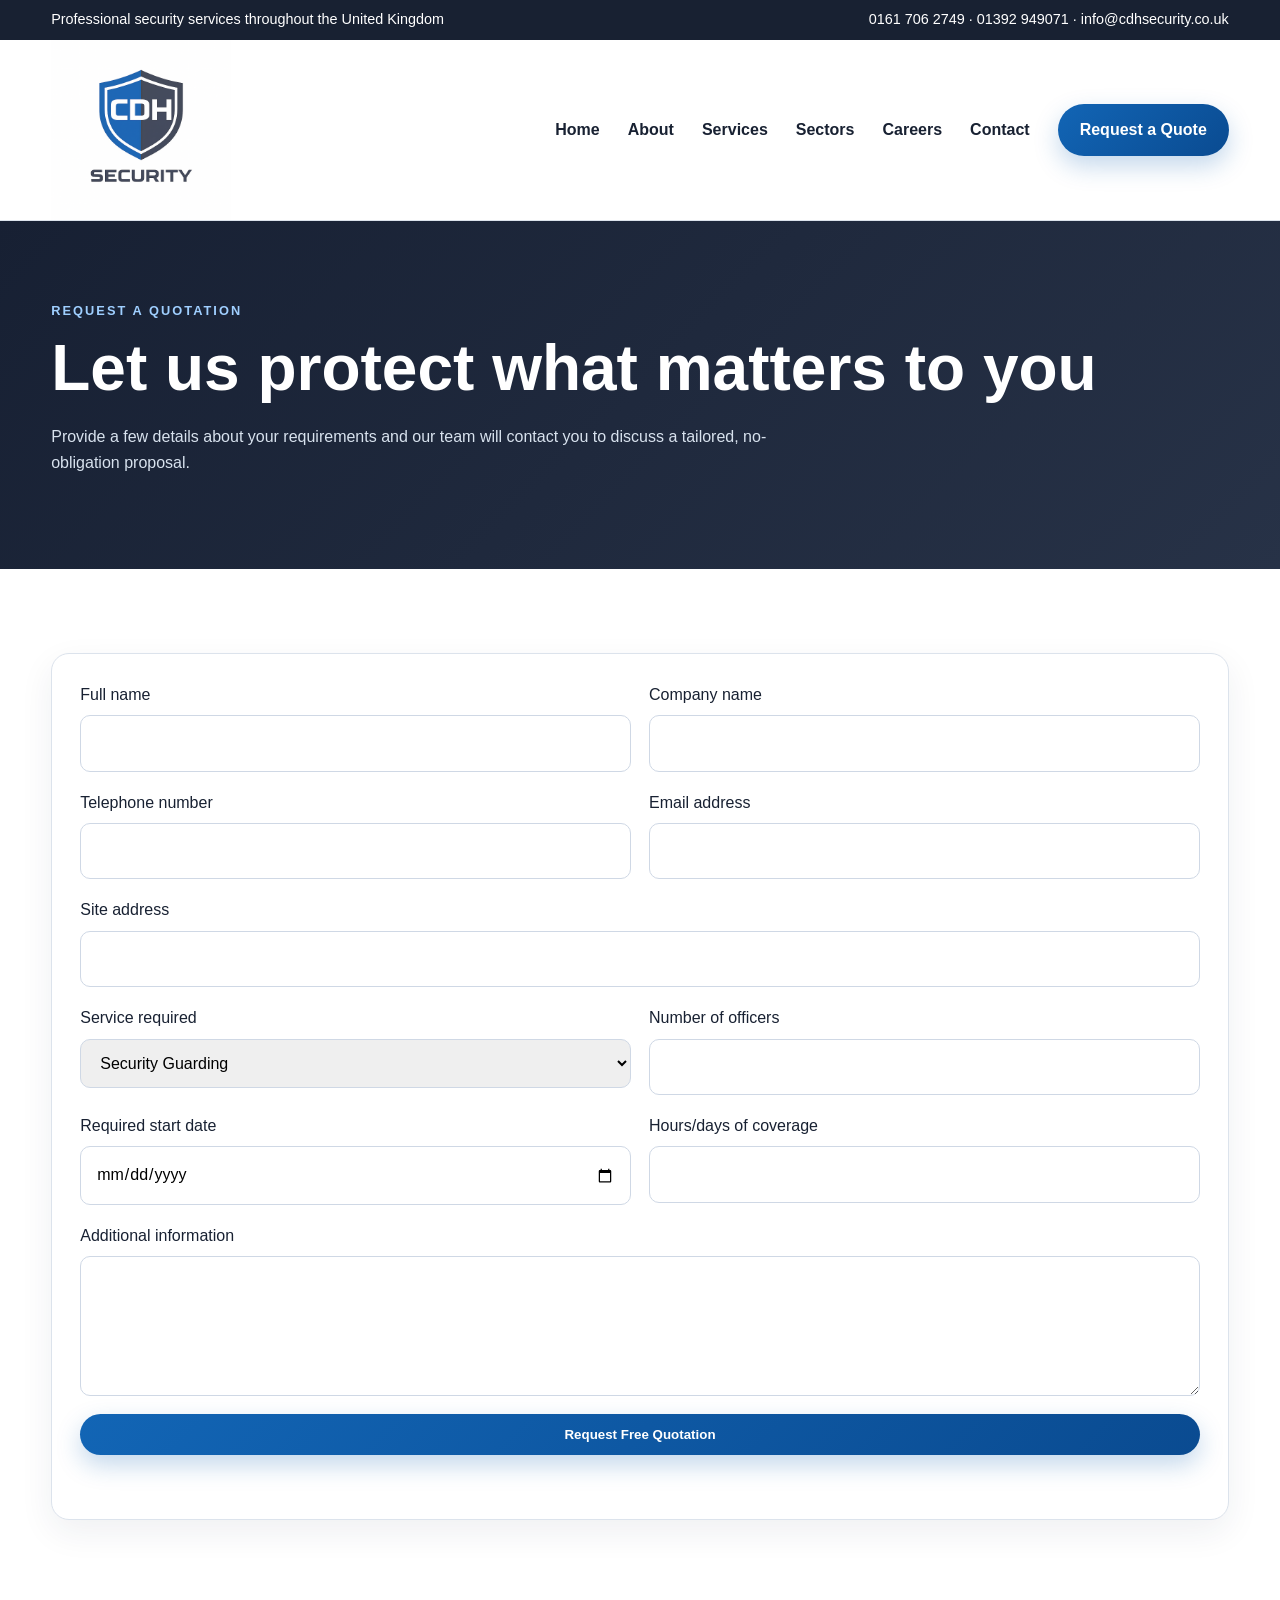
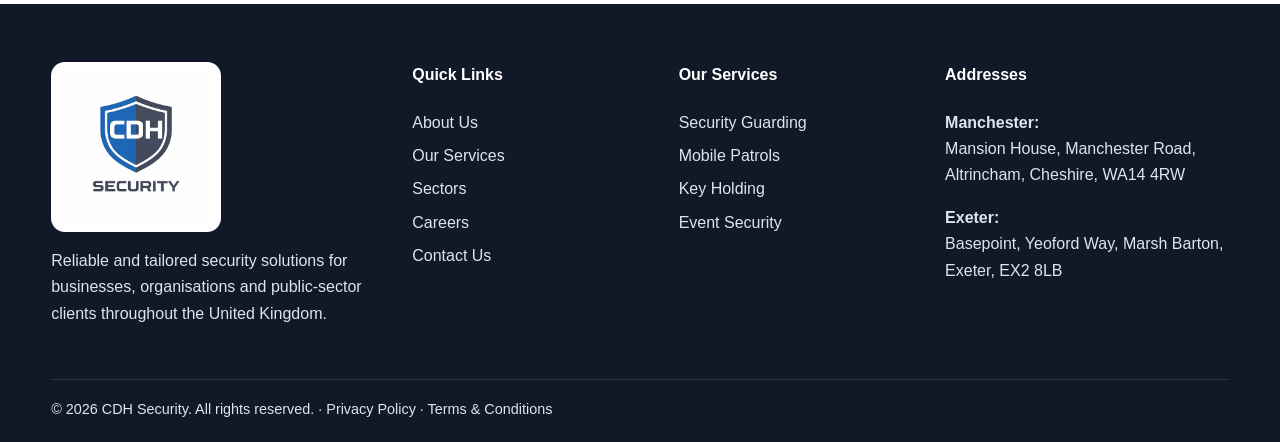
<file: quote.html>
<!doctype html><html lang="en"><head><meta charset="utf-8"><meta name="viewport" content="width=device-width,initial-scale=1"><meta name="description" content="Professional security services across the United Kingdom."><title>Request a Quote | CDH Security</title><link rel="icon" href="assets/favicon.ico"><link rel="stylesheet" href="assets/styles.css"></head><body><div class="topbar"><div class="container"><span>Professional security services throughout the United Kingdom</span><span>0161 706 2749 · 01392 949071 · info@cdhsecurity.co.uk</span></div></div><header class="site-header"><div class="container nav"><a class="brand" href=""><img src="assets/cdh-logo.png" alt="CDH Security"></a><button class="menu-btn" aria-label="Open navigation" aria-expanded="false">☰</button><nav class="nav-links"><a href="/">Home</a><a href="about">About</a><a href="services">Services</a><a href="sectors">Sectors</a><a href="careers">Careers</a><a href="contact">Contact</a><a class="nav-cta" href="quote">Request a Quote</a></nav></div></header><main><section class="page-hero"><div class="container"><span class="eyebrow">Request a Quotation</span><h1>Let us protect what matters to you</h1><p>Provide a few details about your requirements and our team will contact you to discuss a tailored, no-obligation proposal.</p></div></section><section class="section"><div class="container"><form class="card" data-demo><div class="form-grid"><label class="field"><span>Full name</span><input required></label><label class="field"><span>Company name</span><input></label><label class="field"><span>Telephone number</span><input required></label><label class="field"><span>Email address</span><input type="email" required></label><label class="field full"><span>Site address</span><input></label><label class="field"><span>Service required</span><select><option>Security Guarding</option><option>Door Supervision</option><option>Mobile Patrols</option><option>Key Holding & Alarm Response</option><option>CCTV Monitoring</option><option>Concierge Security</option><option>Event Security</option><option>Construction Site Security</option></select></label><label class="field"><span>Number of officers</span><input type="number" min="1"></label><label class="field"><span>Required start date</span><input type="date"></label><label class="field"><span>Hours/days of coverage</span><input></label><label class="field full"><span>Additional information</span><textarea></textarea></label><div class="field full"><button class="btn">Request Free Quotation</button><p class="form-message notice"></p></div></div></form></div></section></main><footer class="footer"><div class="container"><div class="footer-grid"><div><img class="footer-logo" src="assets/cdh-logo.png" alt="CDH Security"><p>Reliable and tailored security solutions for businesses, organisations and public-sector clients throughout the United Kingdom.</p></div><div><h4>Quick Links</h4><a href="about">About Us</a><a href="services">Our Services</a><a href="sectors">Sectors</a><a href="careers">Careers</a><a href="contact">Contact Us</a></div><div><h4>Our Services</h4><a href="services#guarding">Security Guarding</a><a href="services#patrols">Mobile Patrols</a><a href="services#keyholding">Key Holding</a><a href="services#events">Event Security</a></div><div><h4>Addresses</h4><p><strong>Manchester:</strong><br>Mansion House, Manchester Road, Altrincham, Cheshire, WA14 4RW</p><p><strong>Exeter:</strong><br>Basepoint, Yeoford Way, Marsh Barton, Exeter, EX2 8LB</p></div></div><div class="copyright">© <span data-year></span> CDH Security. All rights reserved. · <a href="privacy" style="display:inline">Privacy Policy</a> · <a href="terms" style="display:inline">Terms & Conditions</a></div></div></footer><script src="assets/script.js"></script></body></html>
</file>
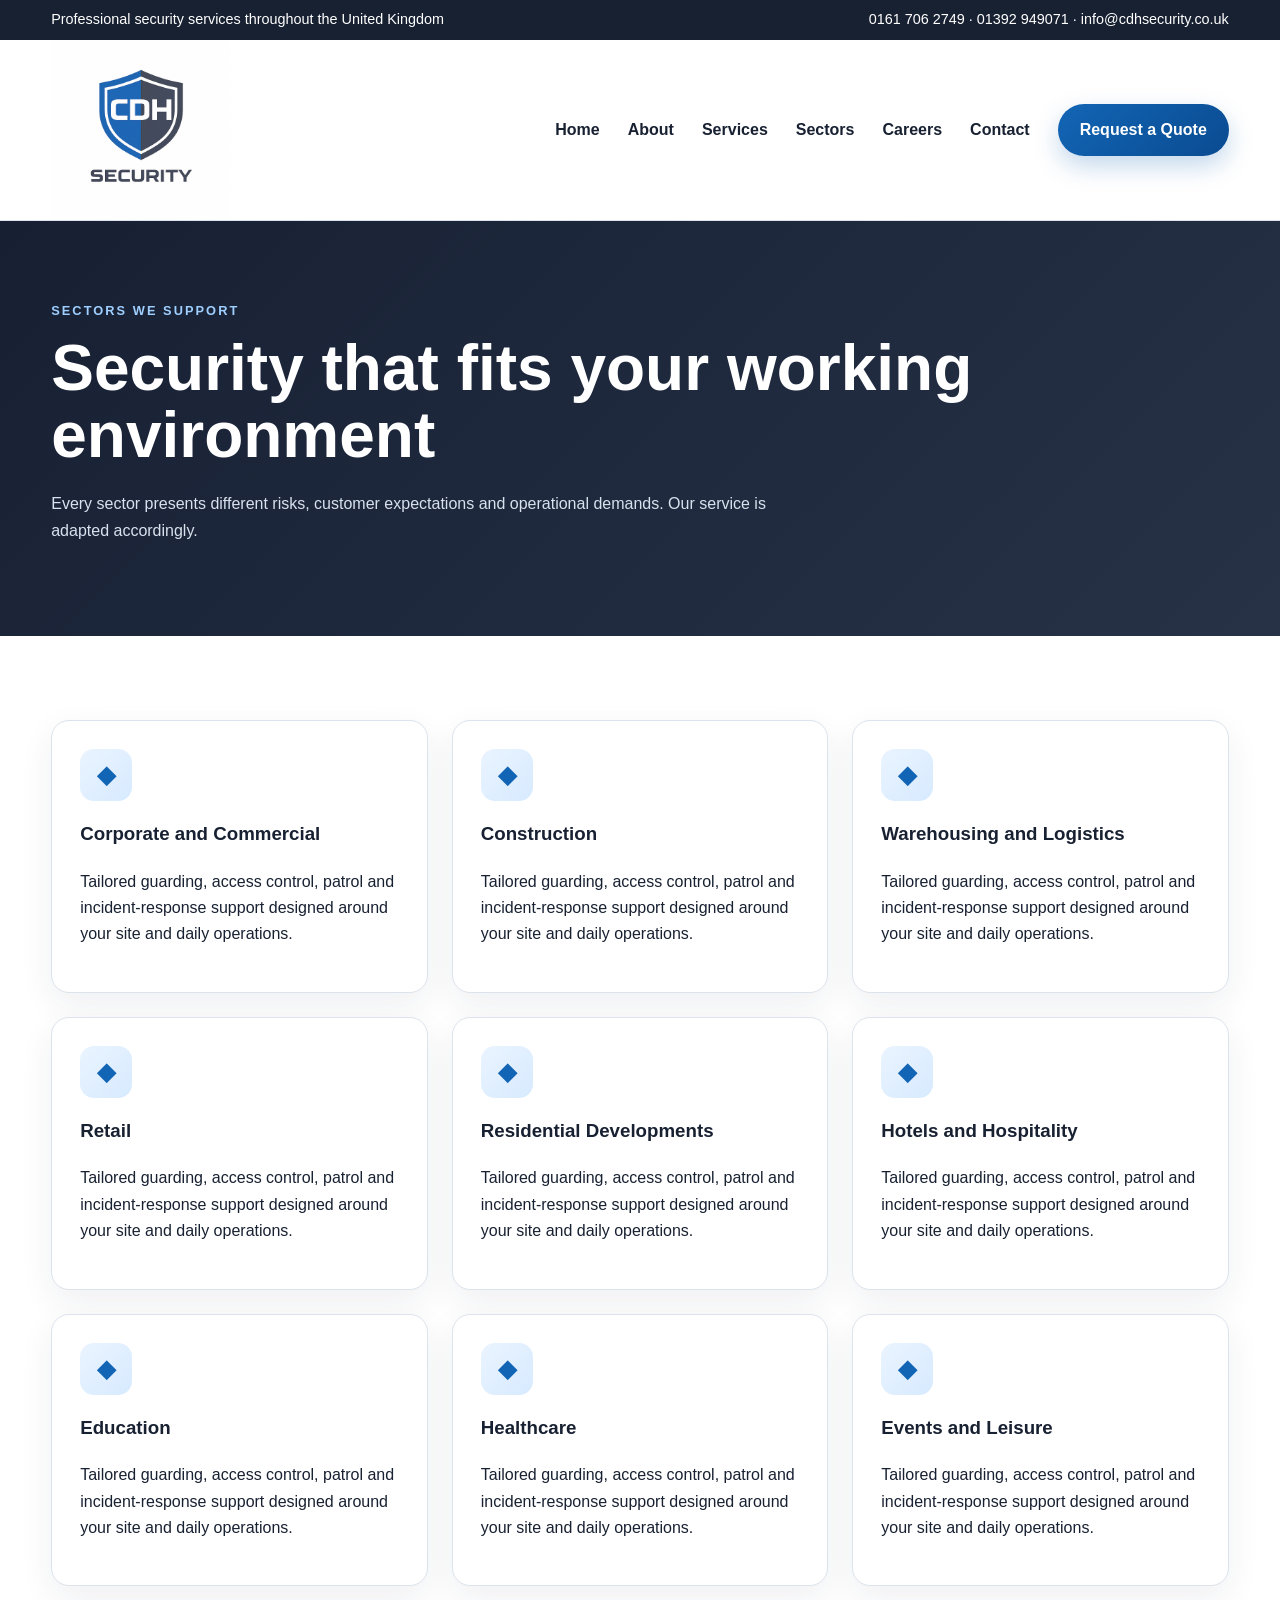
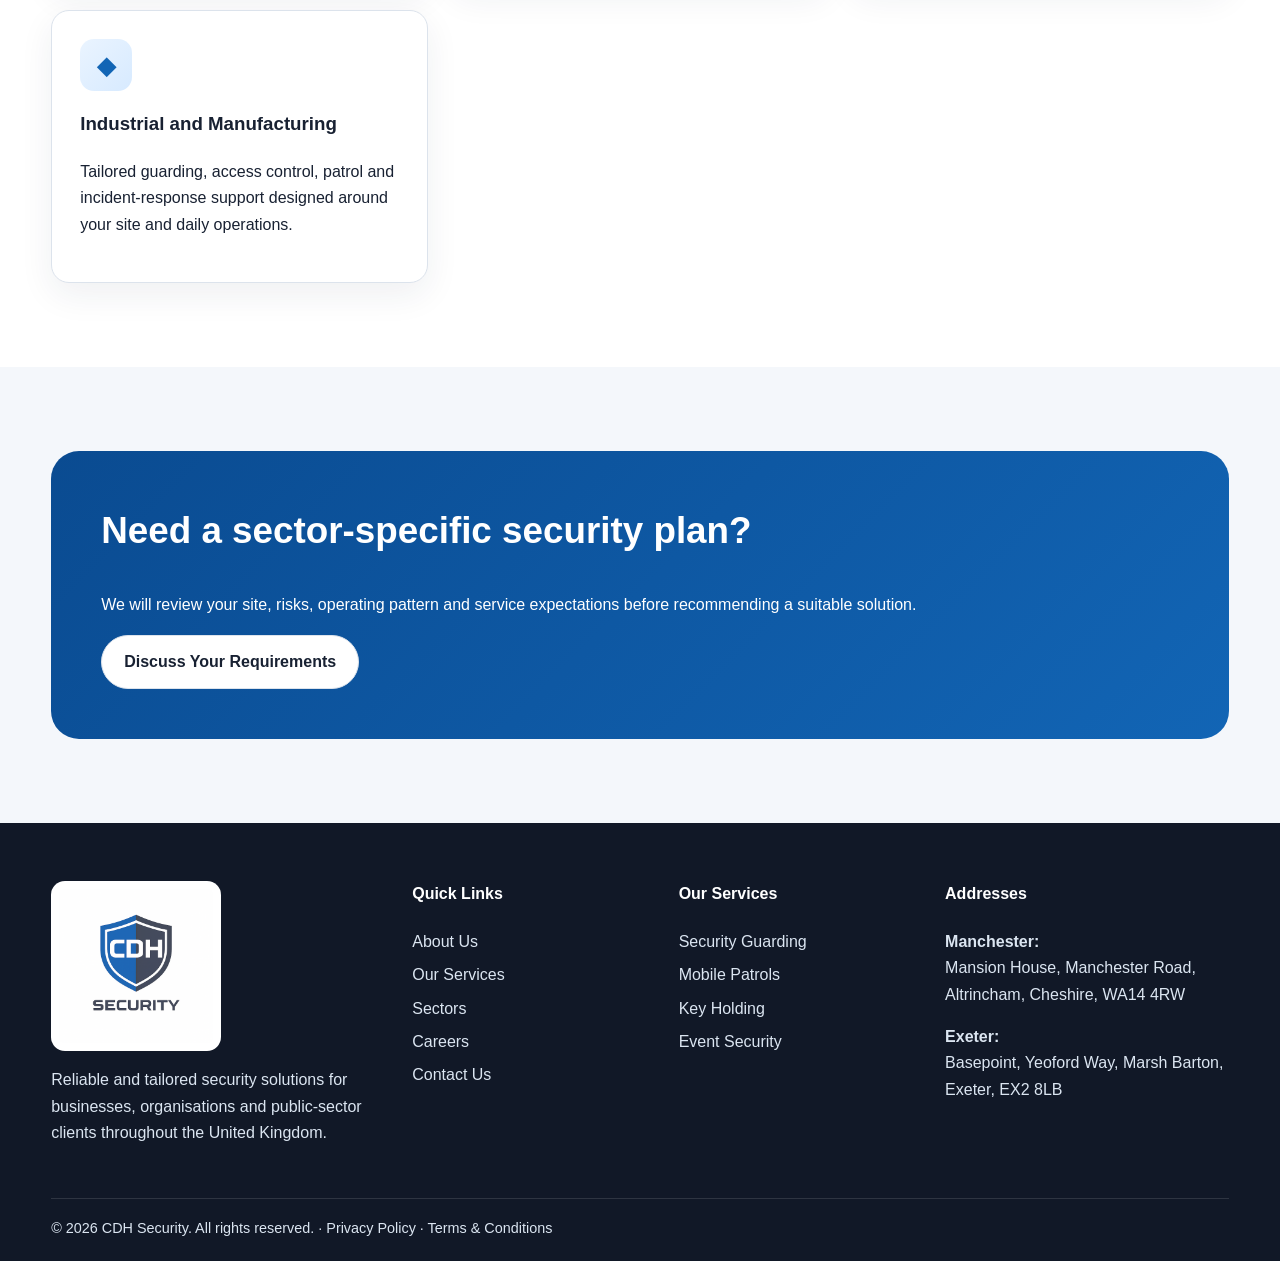
<file: sectors.html>
<!doctype html><html lang="en"><head><meta charset="utf-8"><meta name="viewport" content="width=device-width,initial-scale=1"><meta name="description" content="Professional security services across the United Kingdom."><title>Sectors | CDH Security</title><link rel="icon" href="assets/favicon.ico"><link rel="stylesheet" href="assets/styles.css"></head><body><div class="topbar"><div class="container"><span>Professional security services throughout the United Kingdom</span><span>0161 706 2749 · 01392 949071 · info@cdhsecurity.co.uk</span></div></div><header class="site-header"><div class="container nav"><a class="brand" href="/"><img src="assets/cdh-logo.png" alt="CDH Security"></a><button class="menu-btn" aria-label="Open navigation" aria-expanded="false">☰</button><nav class="nav-links"><a href="/">Home</a><a href="about">About</a><a href="services">Services</a><a href="sectors">Sectors</a><a href="careers">Careers</a><a href="contact">Contact</a><a class="nav-cta" href="quote">Request a Quote</a></nav></div></header><main><section class="page-hero"><div class="container"><span class="eyebrow">Sectors We Support</span><h1>Security that fits your working environment</h1><p>Every sector presents different risks, customer expectations and operational demands. Our service is adapted accordingly.</p></div></section><section class="section"><div class="container"><div class="grid-3"><div class="card"><div class="icon">◆</div><h3>Corporate and Commercial</h3><p>Tailored guarding, access control, patrol and incident-response support designed around your site and daily operations.</p></div><div class="card"><div class="icon">◆</div><h3>Construction</h3><p>Tailored guarding, access control, patrol and incident-response support designed around your site and daily operations.</p></div><div class="card"><div class="icon">◆</div><h3>Warehousing and Logistics</h3><p>Tailored guarding, access control, patrol and incident-response support designed around your site and daily operations.</p></div><div class="card"><div class="icon">◆</div><h3>Retail</h3><p>Tailored guarding, access control, patrol and incident-response support designed around your site and daily operations.</p></div><div class="card"><div class="icon">◆</div><h3>Residential Developments</h3><p>Tailored guarding, access control, patrol and incident-response support designed around your site and daily operations.</p></div><div class="card"><div class="icon">◆</div><h3>Hotels and Hospitality</h3><p>Tailored guarding, access control, patrol and incident-response support designed around your site and daily operations.</p></div><div class="card"><div class="icon">◆</div><h3>Education</h3><p>Tailored guarding, access control, patrol and incident-response support designed around your site and daily operations.</p></div><div class="card"><div class="icon">◆</div><h3>Healthcare</h3><p>Tailored guarding, access control, patrol and incident-response support designed around your site and daily operations.</p></div><div class="card"><div class="icon">◆</div><h3>Events and Leisure</h3><p>Tailored guarding, access control, patrol and incident-response support designed around your site and daily operations.</p></div><div class="card"><div class="icon">◆</div><h3>Industrial and Manufacturing</h3><p>Tailored guarding, access control, patrol and incident-response support designed around your site and daily operations.</p></div></div></div></section><section class="section alt"><div class="container cta"><h2>Need a sector-specific security plan?</h2><p>We will review your site, risks, operating pattern and service expectations before recommending a suitable solution.</p><a class="btn secondary" href="quote">Discuss Your Requirements</a></div></section></main><footer class="footer"><div class="container"><div class="footer-grid"><div><img class="footer-logo" src="assets/cdh-logo.png" alt="CDH Security"><p>Reliable and tailored security solutions for businesses, organisations and public-sector clients throughout the United Kingdom.</p></div><div><h4>Quick Links</h4><a href="about">About Us</a><a href="services">Our Services</a><a href="sectors">Sectors</a><a href="careers">Careers</a><a href="contact">Contact Us</a></div><div><h4>Our Services</h4><a href="services#guarding">Security Guarding</a><a href="services#patrols">Mobile Patrols</a><a href="services#keyholding">Key Holding</a><a href="services#events">Event Security</a></div><div><h4>Addresses</h4><p><strong>Manchester:</strong><br>Mansion House, Manchester Road, Altrincham, Cheshire, WA14 4RW</p><p><strong>Exeter:</strong><br>Basepoint, Yeoford Way, Marsh Barton, Exeter, EX2 8LB</p></div></div><div class="copyright">© <span data-year></span> CDH Security. All rights reserved. · <a href="privacy" style="display:inline">Privacy Policy</a> · <a href="terms" style="display:inline">Terms & Conditions</a></div></div></footer><script src="assets/script.js"></script></body></html>
</file>
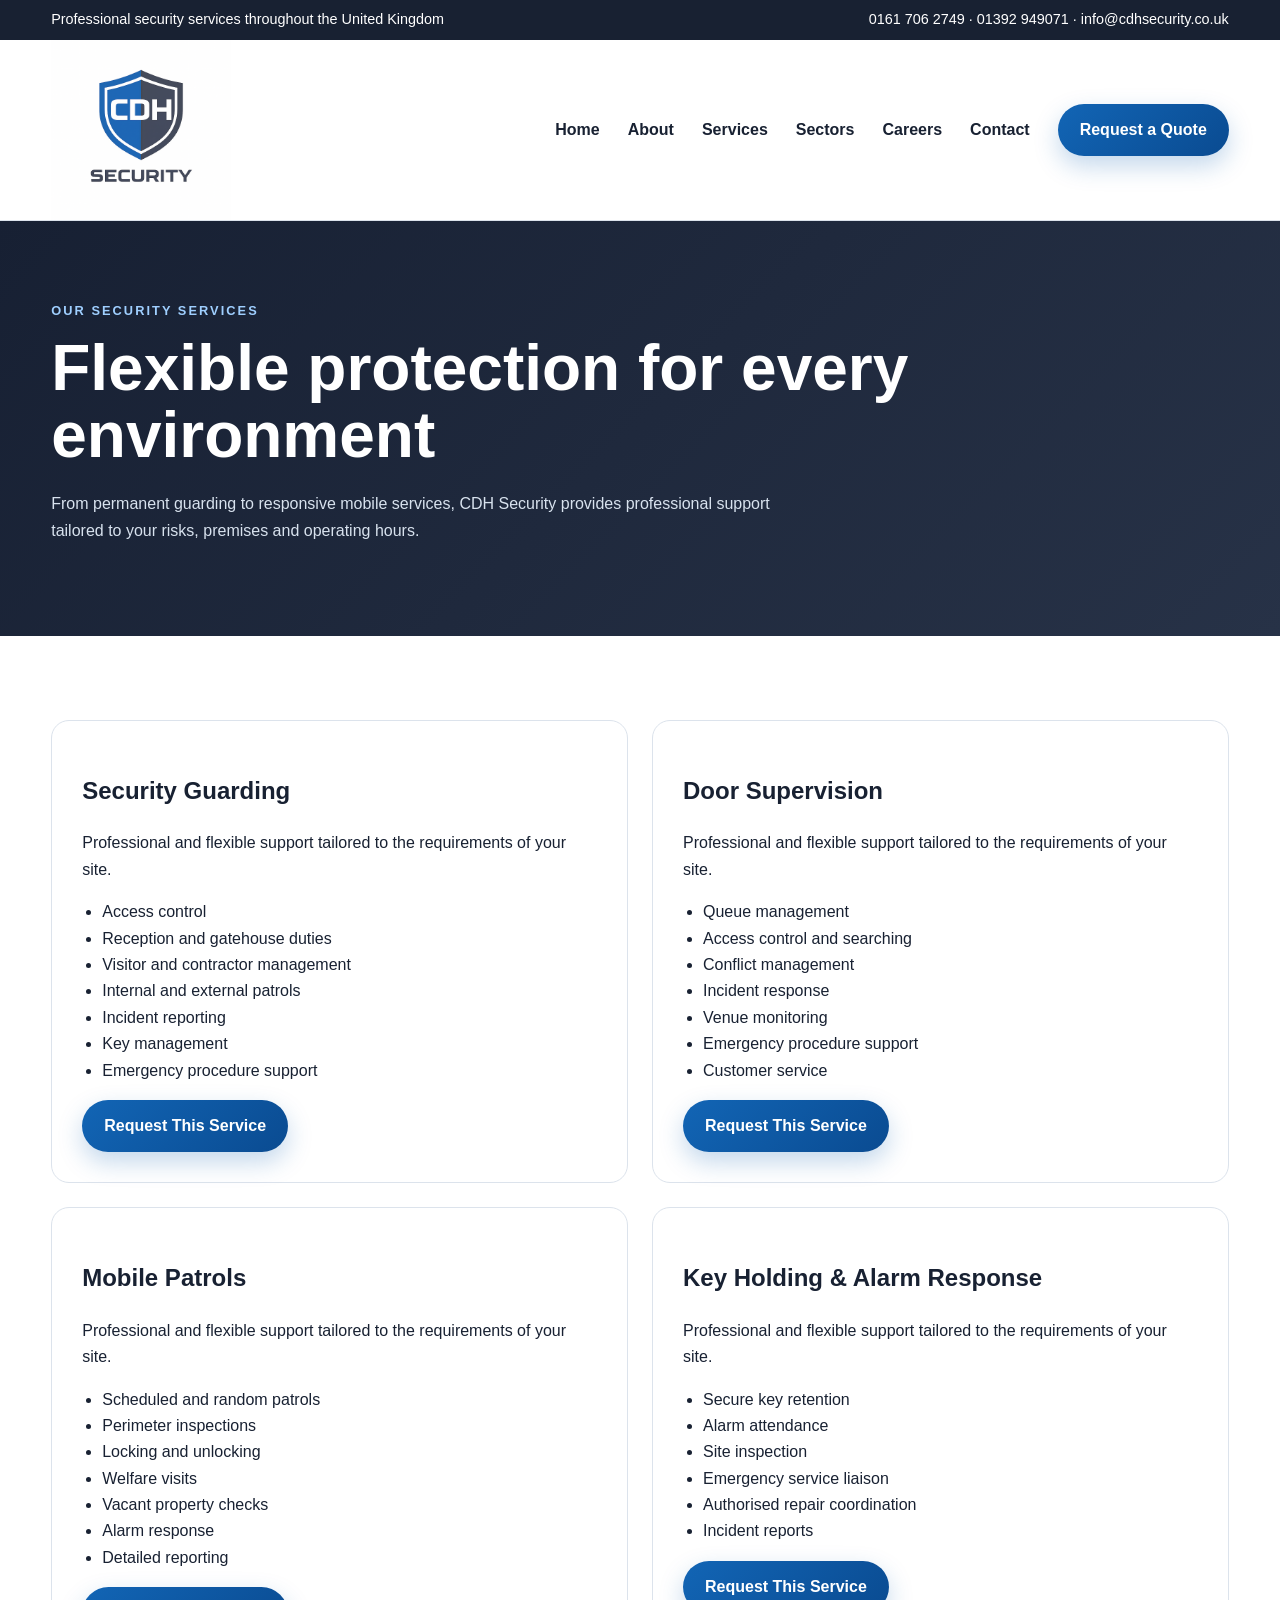
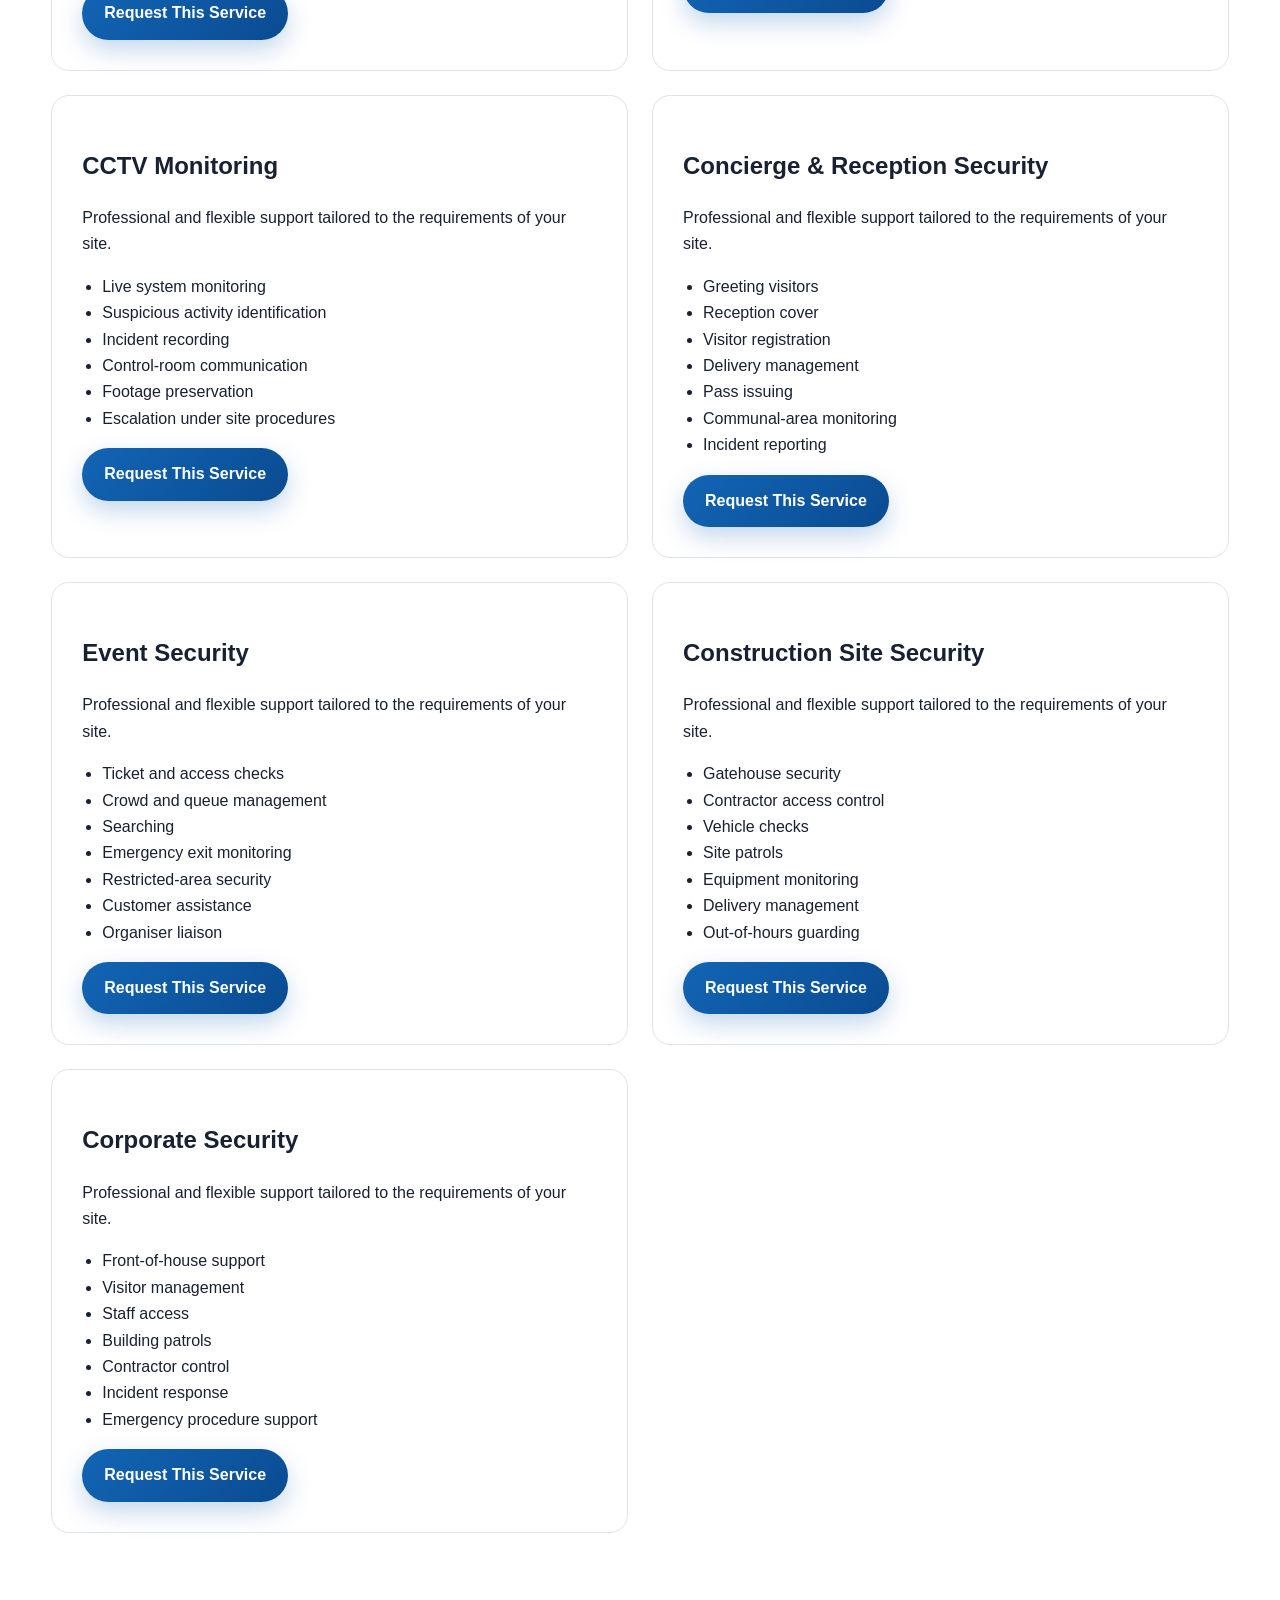
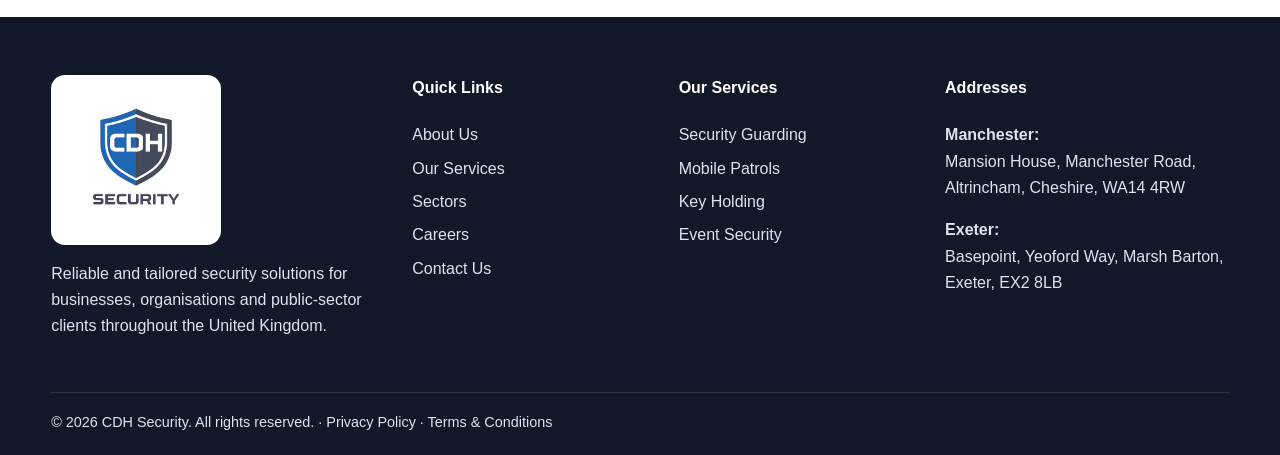
<file: services.html>
<!doctype html><html lang="en"><head><meta charset="utf-8"><meta name="viewport" content="width=device-width,initial-scale=1"><meta name="description" content="Professional security services across the United Kingdom."><title>Our Services | CDH Security</title><link rel="icon" href="assets/favicon.ico"><link rel="stylesheet" href="assets/styles.css"></head><body><div class="topbar"><div class="container"><span>Professional security services throughout the United Kingdom</span><span>0161 706 2749 · 01392 949071 · info@cdhsecurity.co.uk</span></div></div><header class="site-header"><div class="container nav"><a class="brand" href="/"><img src="assets/cdh-logo.png" alt="CDH Security"></a><button class="menu-btn" aria-label="Open navigation" aria-expanded="false">☰</button><nav class="nav-links"><a href="/">Home</a><a href="about">About</a><a href="services">Services</a><a href="sectors">Sectors</a><a href="careers">Careers</a><a href="contact">Contact</a><a class="nav-cta" href="quote">Request a Quote</a></nav></div></header><main><section class="page-hero"><div class="container"><span class="eyebrow">Our Security Services</span><h1>Flexible protection for every environment</h1><p>From permanent guarding to responsive mobile services, CDH Security provides professional support tailored to your risks, premises and operating hours.</p></div></section><section class="section"><div class="container service-list"><article class="service-block" id="guarding"><h2>Security Guarding</h2><p>Professional and flexible support tailored to the requirements of your site.</p><ul><li>Access control</li><li>Reception and gatehouse duties</li><li>Visitor and contractor management</li><li>Internal and external patrols</li><li>Incident reporting</li><li>Key management</li><li>Emergency procedure support</li></ul><a class="btn" href="quote">Request This Service</a></article><article class="service-block" id="door"><h2>Door Supervision</h2><p>Professional and flexible support tailored to the requirements of your site.</p><ul><li>Queue management</li><li>Access control and searching</li><li>Conflict management</li><li>Incident response</li><li>Venue monitoring</li><li>Emergency procedure support</li><li>Customer service</li></ul><a class="btn" href="quote">Request This Service</a></article><article class="service-block" id="patrols"><h2>Mobile Patrols</h2><p>Professional and flexible support tailored to the requirements of your site.</p><ul><li>Scheduled and random patrols</li><li>Perimeter inspections</li><li>Locking and unlocking</li><li>Welfare visits</li><li>Vacant property checks</li><li>Alarm response</li><li>Detailed reporting</li></ul><a class="btn" href="quote">Request This Service</a></article><article class="service-block" id="keyholding"><h2>Key Holding & Alarm Response</h2><p>Professional and flexible support tailored to the requirements of your site.</p><ul><li>Secure key retention</li><li>Alarm attendance</li><li>Site inspection</li><li>Emergency service liaison</li><li>Authorised repair coordination</li><li>Incident reports</li></ul><a class="btn" href="quote">Request This Service</a></article><article class="service-block" id="cctv"><h2>CCTV Monitoring</h2><p>Professional and flexible support tailored to the requirements of your site.</p><ul><li>Live system monitoring</li><li>Suspicious activity identification</li><li>Incident recording</li><li>Control-room communication</li><li>Footage preservation</li><li>Escalation under site procedures</li></ul><a class="btn" href="quote">Request This Service</a></article><article class="service-block" id="concierge"><h2>Concierge & Reception Security</h2><p>Professional and flexible support tailored to the requirements of your site.</p><ul><li>Greeting visitors</li><li>Reception cover</li><li>Visitor registration</li><li>Delivery management</li><li>Pass issuing</li><li>Communal-area monitoring</li><li>Incident reporting</li></ul><a class="btn" href="quote">Request This Service</a></article><article class="service-block" id="events"><h2>Event Security</h2><p>Professional and flexible support tailored to the requirements of your site.</p><ul><li>Ticket and access checks</li><li>Crowd and queue management</li><li>Searching</li><li>Emergency exit monitoring</li><li>Restricted-area security</li><li>Customer assistance</li><li>Organiser liaison</li></ul><a class="btn" href="quote">Request This Service</a></article><article class="service-block" id="construction"><h2>Construction Site Security</h2><p>Professional and flexible support tailored to the requirements of your site.</p><ul><li>Gatehouse security</li><li>Contractor access control</li><li>Vehicle checks</li><li>Site patrols</li><li>Equipment monitoring</li><li>Delivery management</li><li>Out-of-hours guarding</li></ul><a class="btn" href="quote">Request This Service</a></article><article class="service-block" id="corporate"><h2>Corporate Security</h2><p>Professional and flexible support tailored to the requirements of your site.</p><ul><li>Front-of-house support</li><li>Visitor management</li><li>Staff access</li><li>Building patrols</li><li>Contractor control</li><li>Incident response</li><li>Emergency procedure support</li></ul><a class="btn" href="quote">Request This Service</a></article></div></section></main><footer class="footer"><div class="container"><div class="footer-grid"><div><img class="footer-logo" src="assets/cdh-logo.png" alt="CDH Security"><p>Reliable and tailored security solutions for businesses, organisations and public-sector clients throughout the United Kingdom.</p></div><div><h4>Quick Links</h4><a href="about">About Us</a><a href="services">Our Services</a><a href="sectors">Sectors</a><a href="careers">Careers</a><a href="contact">Contact Us</a></div><div><h4>Our Services</h4><a href="services#guarding">Security Guarding</a><a href="services#patrols">Mobile Patrols</a><a href="services#keyholding">Key Holding</a><a href="services#events">Event Security</a></div><div><h4>Addresses</h4><p><strong>Manchester:</strong><br>Mansion House, Manchester Road, Altrincham, Cheshire, WA14 4RW</p><p><strong>Exeter:</strong><br>Basepoint, Yeoford Way, Marsh Barton, Exeter, EX2 8LB</p></div></div><div class="copyright">© <span data-year></span> CDH Security. All rights reserved. · <a href="privacy" style="display:inline">Privacy Policy</a> · <a href="terms" style="display:inline">Terms & Conditions</a></div></div></footer><script src="assets/script.js"></script></body></html>
</file>
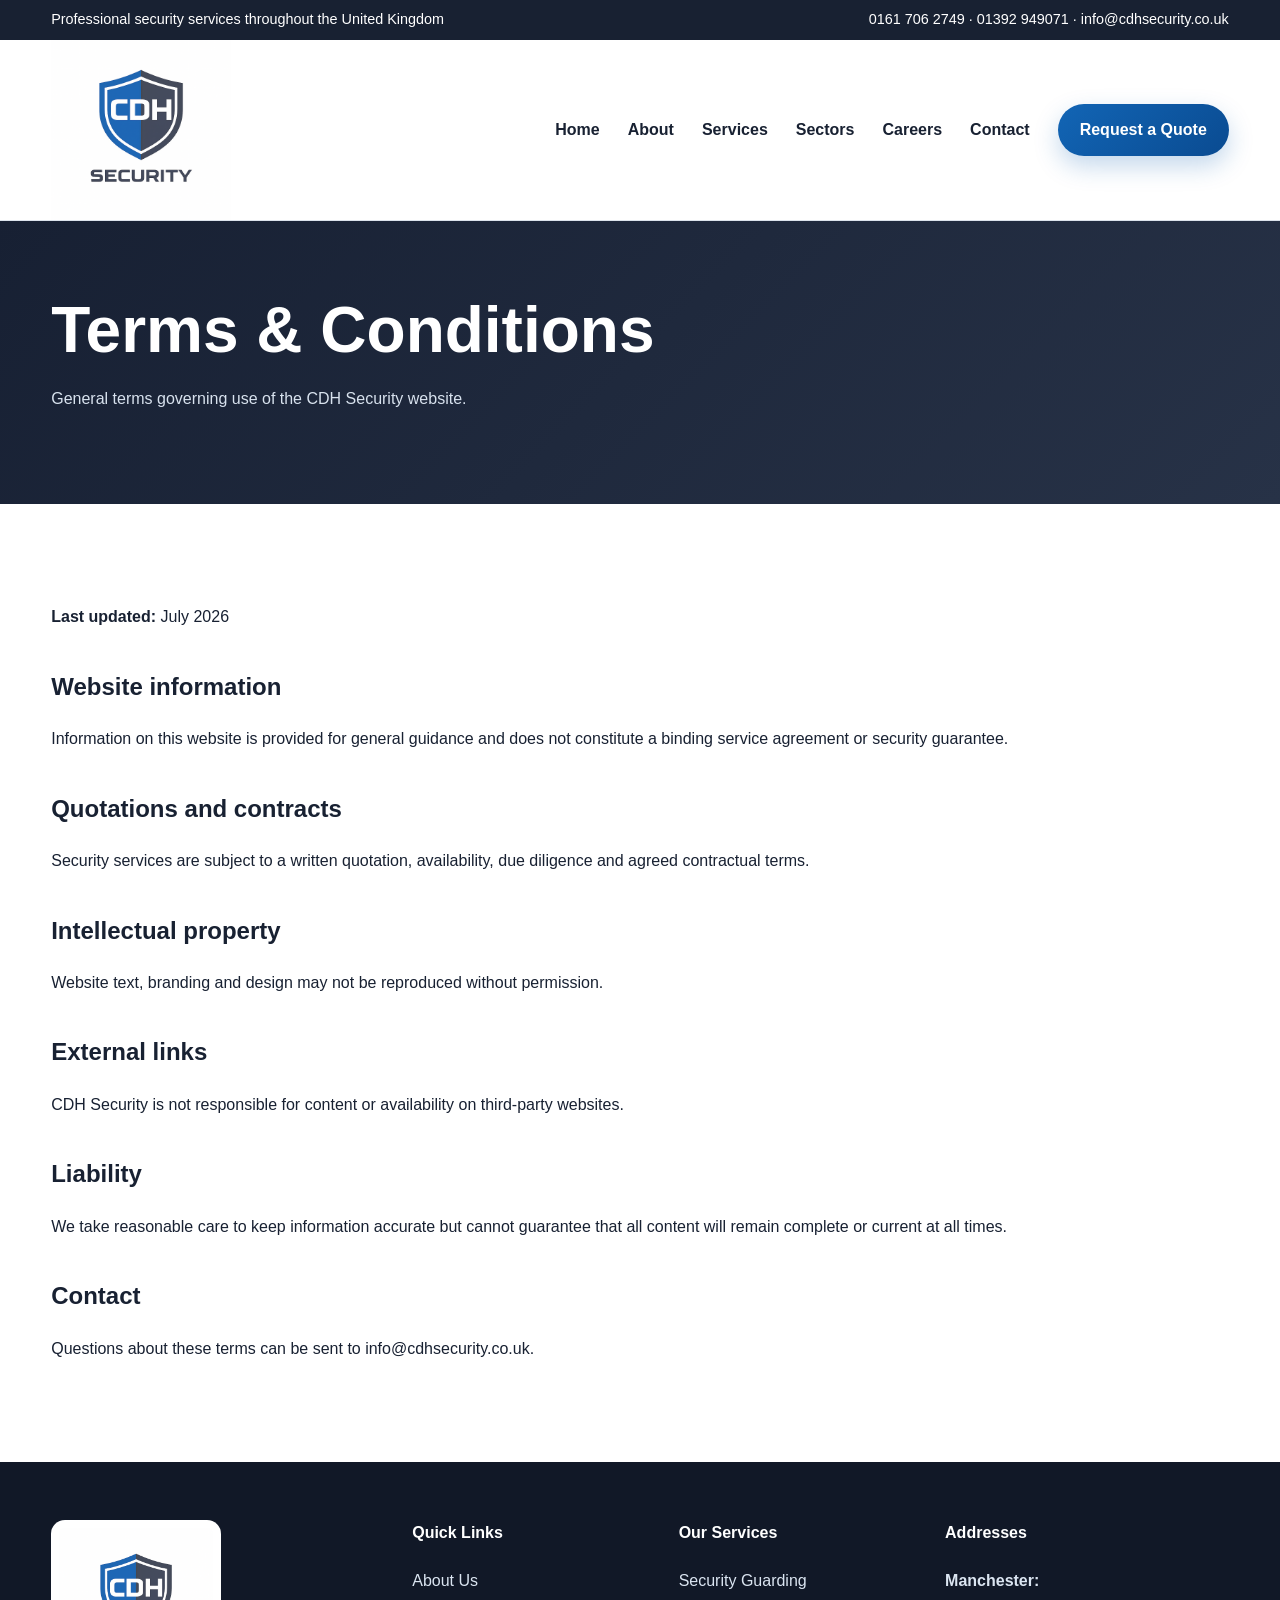
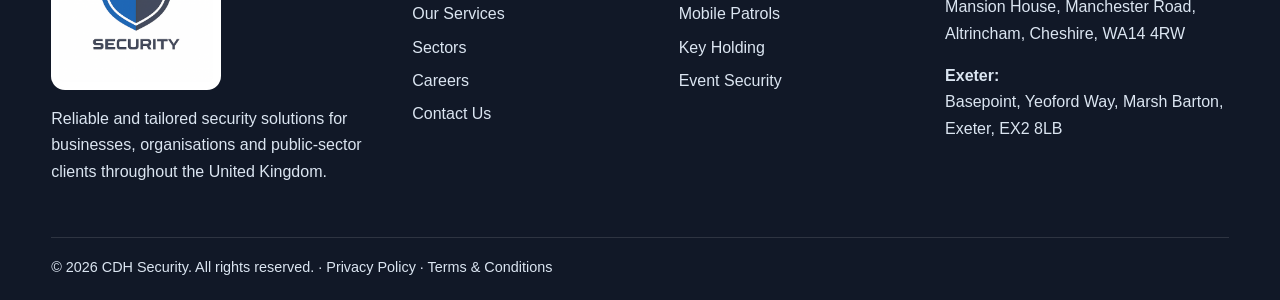
<file: terms.html>
<!doctype html><html lang="en"><head><meta charset="utf-8"><meta name="viewport" content="width=device-width,initial-scale=1"><meta name="description" content="Professional security services across the United Kingdom."><title>Terms & Conditions | CDH Security</title><link rel="icon" href="assets/favicon.ico"><link rel="stylesheet" href="assets/styles.css"></head><body><div class="topbar"><div class="container"><span>Professional security services throughout the United Kingdom</span><span>0161 706 2749 · 01392 949071 · info@cdhsecurity.co.uk</span></div></div><header class="site-header"><div class="container nav"><a class="brand" href="/"><img src="assets/cdh-logo.png" alt="CDH Security"></a><button class="menu-btn" aria-label="Open navigation" aria-expanded="false">☰</button><nav class="nav-links"><a href="/">Home</a><a href="about">About</a><a href="services">Services</a><a href="sectors">Sectors</a><a href="careers">Careers</a><a href="contact">Contact</a><a class="nav-cta" href="quote">Request a Quote</a></nav></div></header><main><section class="page-hero"><div class="container"><h1>Terms & Conditions</h1><p>General terms governing use of the CDH Security website.</p></div></section><section class="section policy"><div class="container"><p><strong>Last updated:</strong> July 2026</p><h2>Website information</h2><p>Information on this website is provided for general guidance and does not constitute a binding service agreement or security guarantee.</p><h2>Quotations and contracts</h2><p>Security services are subject to a written quotation, availability, due diligence and agreed contractual terms.</p><h2>Intellectual property</h2><p>Website text, branding and design may not be reproduced without permission.</p><h2>External links</h2><p>CDH Security is not responsible for content or availability on third-party websites.</p><h2>Liability</h2><p>We take reasonable care to keep information accurate but cannot guarantee that all content will remain complete or current at all times.</p><h2>Contact</h2><p>Questions about these terms can be sent to info@cdhsecurity.co.uk.</p></div></section></main><footer class="footer"><div class="container"><div class="footer-grid"><div><img class="footer-logo" src="assets/cdh-logo.png" alt="CDH Security"><p>Reliable and tailored security solutions for businesses, organisations and public-sector clients throughout the United Kingdom.</p></div><div><h4>Quick Links</h4><a href="about">About Us</a><a href="services">Our Services</a><a href="sectors">Sectors</a><a href="careers">Careers</a><a href="contact">Contact Us</a></div><div><h4>Our Services</h4><a href="services#guarding">Security Guarding</a><a href="services#patrols">Mobile Patrols</a><a href="services#keyholding">Key Holding</a><a href="services#events">Event Security</a></div><div><h4>Addresses</h4><p><strong>Manchester:</strong><br>Mansion House, Manchester Road, Altrincham, Cheshire, WA14 4RW</p><p><strong>Exeter:</strong><br>Basepoint, Yeoford Way, Marsh Barton, Exeter, EX2 8LB</p></div></div><div class="copyright">© <span data-year></span> CDH Security. All rights reserved. · <a href="privacy" style="display:inline">Privacy Policy</a> · <a href="terms" style="display:inline">Terms & Conditions</a></div></div></footer><script src="assets/script.js"></script></body></html>
</file>
<file: assets/styles.css>
:root{--blue:#1265b5;--blue2:#0a4b91;--ink:#182132;--slate:#3f4657;--light:#f4f7fb;--white:#fff;--line:#dce3ec;--shadow:0 18px 50px rgba(18,32,52,.12);--radius:18px}*{box-sizing:border-box}html{scroll-behavior:smooth}body{margin:0;font-family:Inter,Arial,sans-serif;color:var(--ink);line-height:1.65;background:#fff}a{color:inherit;text-decoration:none}img{max-width:100%;display:block}.container{width:min(1180px,92%);margin:auto}.topbar{background:var(--ink);color:#fff;font-size:.9rem}.topbar .container{display:flex;justify-content:space-between;gap:20px;padding:8px 0}.site-header{position:sticky;top:0;z-index:50;background:rgba(255,255,255,.96);backdrop-filter:blur(12px);border-bottom:1px solid var(--line)}.nav{display:flex;align-items:center;justify-content:space-between;min-height:82px}.brand img{width:180px}.nav-links{display:flex;align-items:center;gap:28px;font-weight:700}.nav-links a:hover,.nav-links a.active{color:var(--blue)}.btn,.nav-cta{display:inline-flex;align-items:center;justify-content:center;gap:8px;padding:13px 22px;border-radius:999px;background:linear-gradient(135deg,var(--blue),var(--blue2));color:#fff;font-weight:800;border:0;cursor:pointer;box-shadow:0 10px 25px rgba(18,101,181,.25)}.btn.secondary{background:#fff;color:var(--ink);box-shadow:none;border:1px solid var(--line)}.menu-btn{display:none;border:0;background:none;font-size:1.8rem}.hero{background:radial-gradient(circle at 85% 20%,rgba(18,101,181,.22),transparent 28%),linear-gradient(135deg,#111827,#273247);color:#fff;padding:96px 0 84px;overflow:hidden}.hero-grid{display:grid;grid-template-columns:1.2fr .8fr;gap:60px;align-items:center}.eyebrow{display:inline-block;color:#9fcfff;text-transform:uppercase;letter-spacing:.16em;font-weight:800;font-size:.8rem;margin-bottom:14px}.hero h1,.page-hero h1{font-size:clamp(2.6rem,5vw,5rem);line-height:1.05;margin:0 0 22px}.hero p{font-size:1.15rem;color:#dbe7f5;max-width:720px}.hero-actions{display:flex;gap:14px;flex-wrap:wrap;margin-top:30px}.hero-card{background:rgba(255,255,255,.08);border:1px solid rgba(255,255,255,.18);padding:28px;border-radius:26px}.hero-card img{background:#fff;border-radius:20px;padding:16px}.trust-row{display:grid;grid-template-columns:repeat(4,1fr);gap:18px;margin-top:-34px;position:relative}.trust-item{background:#fff;border:1px solid var(--line);box-shadow:var(--shadow);padding:24px;border-radius:16px;text-align:center}.trust-item strong{font-size:1.5rem;color:var(--blue);display:block}.section{padding:84px 0}.section.alt{background:var(--light)}.section-head{max-width:760px;margin-bottom:38px}.section-head h2{font-size:clamp(2rem,4vw,3.2rem);line-height:1.15;margin:0 0 15px}.section-head p{color:#5c6677}.grid-3{display:grid;grid-template-columns:repeat(3,1fr);gap:24px}.grid-2{display:grid;grid-template-columns:repeat(2,1fr);gap:30px}.card{background:#fff;border:1px solid var(--line);border-radius:var(--radius);padding:28px;box-shadow:0 12px 34px rgba(30,46,70,.07)}.card h3{margin-top:0}.icon{width:52px;height:52px;border-radius:14px;background:linear-gradient(135deg,#eaf4ff,#d7eaff);display:grid;place-items:center;color:var(--blue);font-size:1.5rem;font-weight:900;margin-bottom:18px}.check-list{list-style:none;padding:0;margin:0;columns:2;column-gap:28px}.check-list li{break-inside:avoid;margin:8px 0;padding-left:24px;position:relative}.check-list li:before{content:'✓';position:absolute;left:0;color:var(--blue);font-weight:900}.cta{background:linear-gradient(135deg,var(--blue2),var(--blue));color:#fff;border-radius:28px;padding:50px}.cta h2{margin-top:0;font-size:2.3rem}.page-hero{background:linear-gradient(135deg,#172033,#273247);color:#fff;padding:76px 0}.page-hero p{max-width:760px;color:#d8e2ee}.service-list{display:grid;grid-template-columns:repeat(2,1fr);gap:24px}.service-block{padding:30px;border:1px solid var(--line);border-radius:18px;background:#fff}.service-block ul{padding-left:20px}.steps{counter-reset:step;display:grid;grid-template-columns:repeat(3,1fr);gap:22px}.step{counter-increment:step}.step:before{content:counter(step);display:grid;place-items:center;width:44px;height:44px;border-radius:50%;background:var(--blue);color:#fff;font-weight:900;margin-bottom:15px}.faq-item{border-bottom:1px solid var(--line)}.faq-question{width:100%;padding:20px 0;background:none;border:0;text-align:left;font-size:1.05rem;font-weight:800;cursor:pointer;display:flex;justify-content:space-between}.faq-answer{display:none;padding:0 0 18px;color:#5b6574}.faq-item.open .faq-answer{display:block}.contact-grid{display:grid;grid-template-columns:.9fr 1.1fr;gap:36px}.contact-card{background:var(--light);border-radius:18px;padding:26px;margin-bottom:18px}.form-grid{display:grid;grid-template-columns:1fr 1fr;gap:18px}.field{display:flex;flex-direction:column;gap:7px}.field.full{grid-column:1/-1}.field input,.field select,.field textarea{width:100%;padding:14px 15px;border:1px solid #cfd8e5;border-radius:10px;font:inherit}.field textarea{min-height:140px;resize:vertical}.notice{font-size:.9rem;color:#667085}.footer{background:#111827;color:#dbe5f1;padding:58px 0 20px}.footer-grid{display:grid;grid-template-columns:1.4fr 1fr 1fr 1.2fr;gap:30px}.footer h4{color:#fff;margin-top:0}.footer a{display:block;margin:7px 0}.footer-logo{width:170px;background:#fff;border-radius:14px;padding:8px}.copyright{border-top:1px solid rgba(255,255,255,.12);margin-top:36px;padding-top:18px;font-size:.9rem}.policy h2{margin-top:36px}.badge{display:inline-block;padding:5px 10px;border-radius:999px;background:#e8f3ff;color:var(--blue2);font-weight:800;font-size:.8rem}@media(max-width:900px){.nav-links{position:fixed;inset:82px 0 auto 0;background:#fff;display:none;flex-direction:column;align-items:flex-start;padding:28px 4%;border-bottom:1px solid var(--line)}.nav-links.open{display:flex}.menu-btn{display:block}.hero-grid,.contact-grid,.footer-grid{grid-template-columns:1fr}.grid-3,.steps{grid-template-columns:1fr 1fr}.trust-row{grid-template-columns:1fr 1fr}.service-list{grid-template-columns:1fr}.hero-card{max-width:520px}.topbar .container{flex-direction:column;gap:2px}.check-list{columns:1}}@media(max-width:600px){.grid-3,.grid-2,.steps,.trust-row,.form-grid{grid-template-columns:1fr}.field.full{grid-column:auto}.hero{padding-top:68px}.section{padding:62px 0}.brand img{width:145px}.cta{padding:32px}.hero h1,.page-hero h1{font-size:2.65rem}}
</file>
